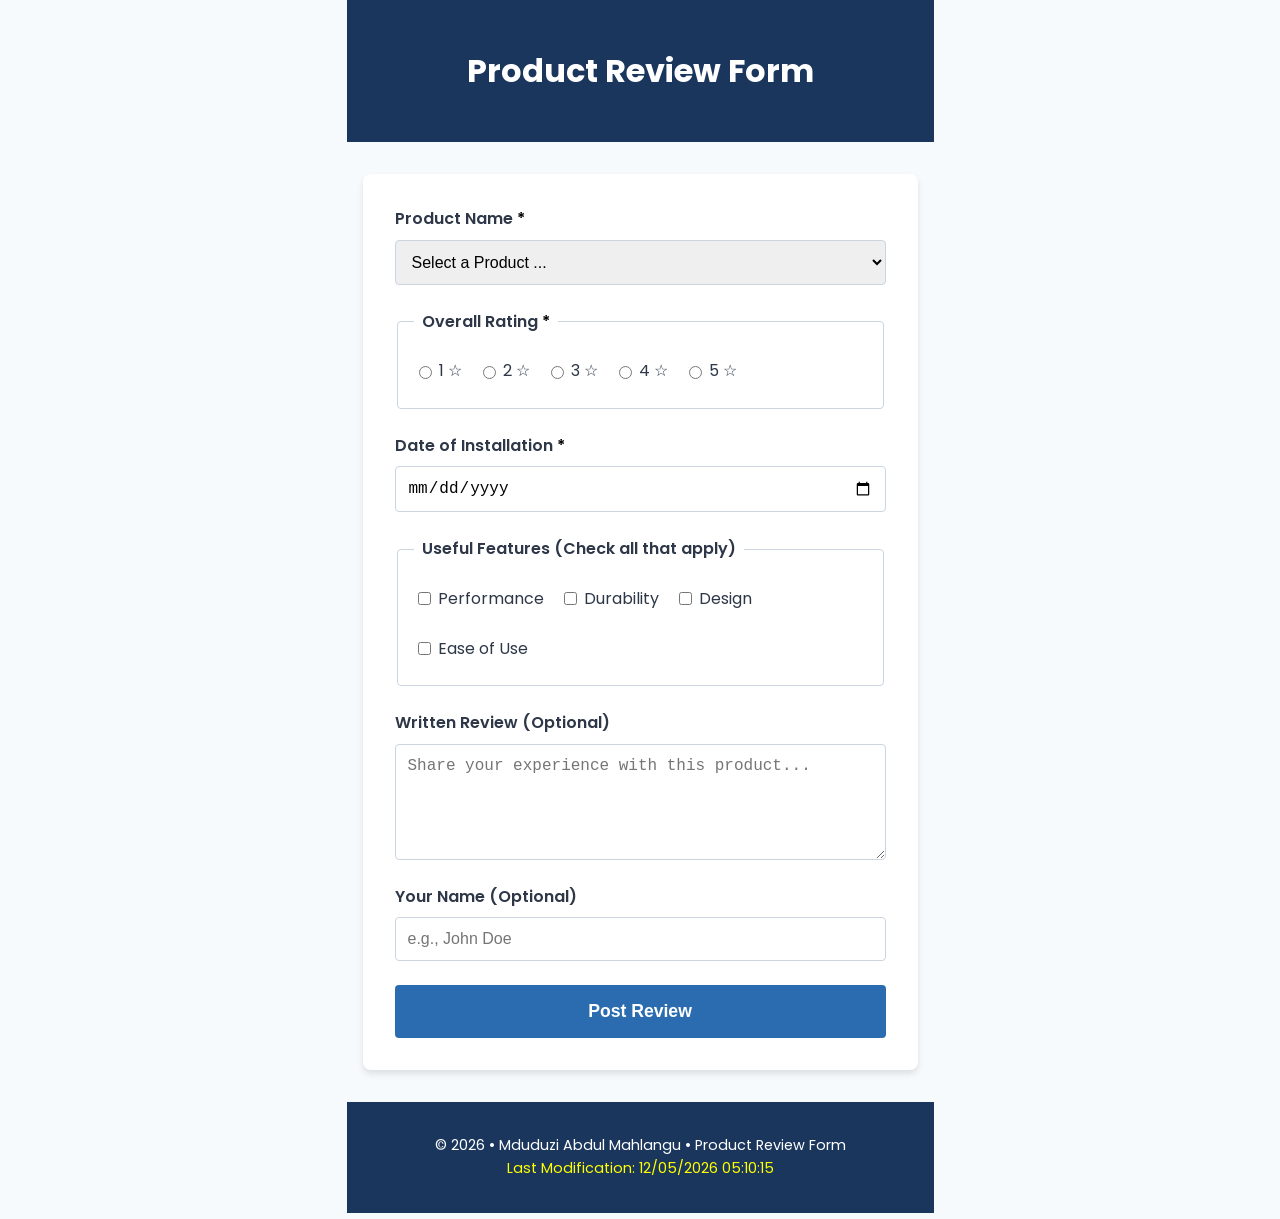
<file: form.html>
<!doctype html>
<html lang="en">
  <head>
    <meta charset="UTF-8" />
    <meta name="viewport" content="width=device-width, initial-scale=1.0" />
    <meta
      name="description"
      content="WDD 131 Dynamic Web Fundamentals Product Review Form for Mduduzi Abdul Mahlangu, showcasing web development skills and resources."
    />
    <meta name="author" content="Mduduzi Abdul Mahlangu" />
    <link rel="preconnect" href="https://fonts.googleapis.com" />
    <link rel="preconnect" href="https://fonts.gstatic.com" crossorigin />

    <link
      href="https://fonts.googleapis.com/css2?family=Poppins:wght@300;400;600&display=swap"
      rel="stylesheet"
    />
    <link rel="stylesheet" href="styles/base.css" />
    <link rel="icon" href="favicon.ico" />
    <title>
      WDD 131: Dynamic Web Fundamentals | Mduduzi Abdul Mahlangu | Product
      Review Form
    </title>
    <script src="scripts/getdates.js" defer></script>
    <link rel="stylesheet" href="styles/form.css" />
    <script src="scripts/form.js" defer></script>
  </head>
  <body>
    <header>
      <h1>Product Review Form</h1>
    </header>

    <main>
      <form method="get" action="review.html" class="review-form">
        <div class="form-group">
          <label for="product-name"
            >Product Name <span class="required">*</span></label
          >
          <select id="product-name" name="productName" required>
            <option value="" disabled selected>Select a Product ...</option>
          </select>
        </div>

        <fieldset class="form-group rating-fieldset">
          <legend>Overall Rating <span class="required">*</span></legend>
          <div class="rating-options">
            <label
              ><input
                type="radio"
                id="rate-1"
                name="rating"
                value="1"
                required
              />
              1 ☆</label
            >
            <label
              ><input
                type="radio"
                id="rate-2"
                name="rating"
                value="2"
                required
              />
              2 ☆</label
            >
            <label
              ><input
                type="radio"
                id="rate-3"
                name="rating"
                value="3"
                required
              />
              3 ☆</label
            >
            <label
              ><input
                type="radio"
                id="rate-4"
                name="rating"
                value="4"
                required
              />
              4 ☆</label
            >
            <label
              ><input
                type="radio"
                id="rate-5"
                name="rating"
                value="5"
                required
              />
              5 ☆</label
            >
          </div>
        </fieldset>

        <div class="form-group">
          <label for="install-date"
            >Date of Installation <span class="required">*</span></label
          >
          <input type="date" id="install-date" name="installDate" required />
        </div>

        <fieldset class="form-group features-fieldset">
          <legend>Useful Features (Check all that apply)</legend>
          <div class="checkbox-options">
            <label
              ><input
                type="checkbox"
                id="feature-performance"
                name="features"
                value="performance"
              />
              Performance</label
            >
            <label
              ><input
                type="checkbox"
                id="feature-durability"
                name="features"
                value="durability"
              />
              Durability</label
            >
            <label
              ><input
                type="checkbox"
                id="feature-design"
                name="features"
                value="design"
              />
              Design</label
            >
            <label
              ><input
                type="checkbox"
                id="feature-ease"
                name="features"
                value="easeOfUse"
              />
              Ease of Use</label
            >
          </div>
        </fieldset>

        <div class="form-group">
          <label for="written-review">Written Review (Optional)</label>
          <textarea
            id="written-review"
            name="writtenReview"
            rows="5"
            placeholder="Share your experience with this product..."
          ></textarea>
        </div>

        <div class="form-group">
          <label for="user-name">Your Name (Optional)</label>
          <input
            type="text"
            id="user-name"
            name="userName"
            placeholder="e.g., John Doe"
          />
        </div>

        <input type="submit" value="Post Review" class="submit-btn" />
      </form>
    </main>

    <footer>
      <p>
        © <span id="year"></span> &bull; Mduduzi Abdul Mahlangu &bull; Product
        Review Form
      </p>
      <p>
        <span id="lastModified"></span>
      </p>
    </footer>
  </body>
</html>
</file>
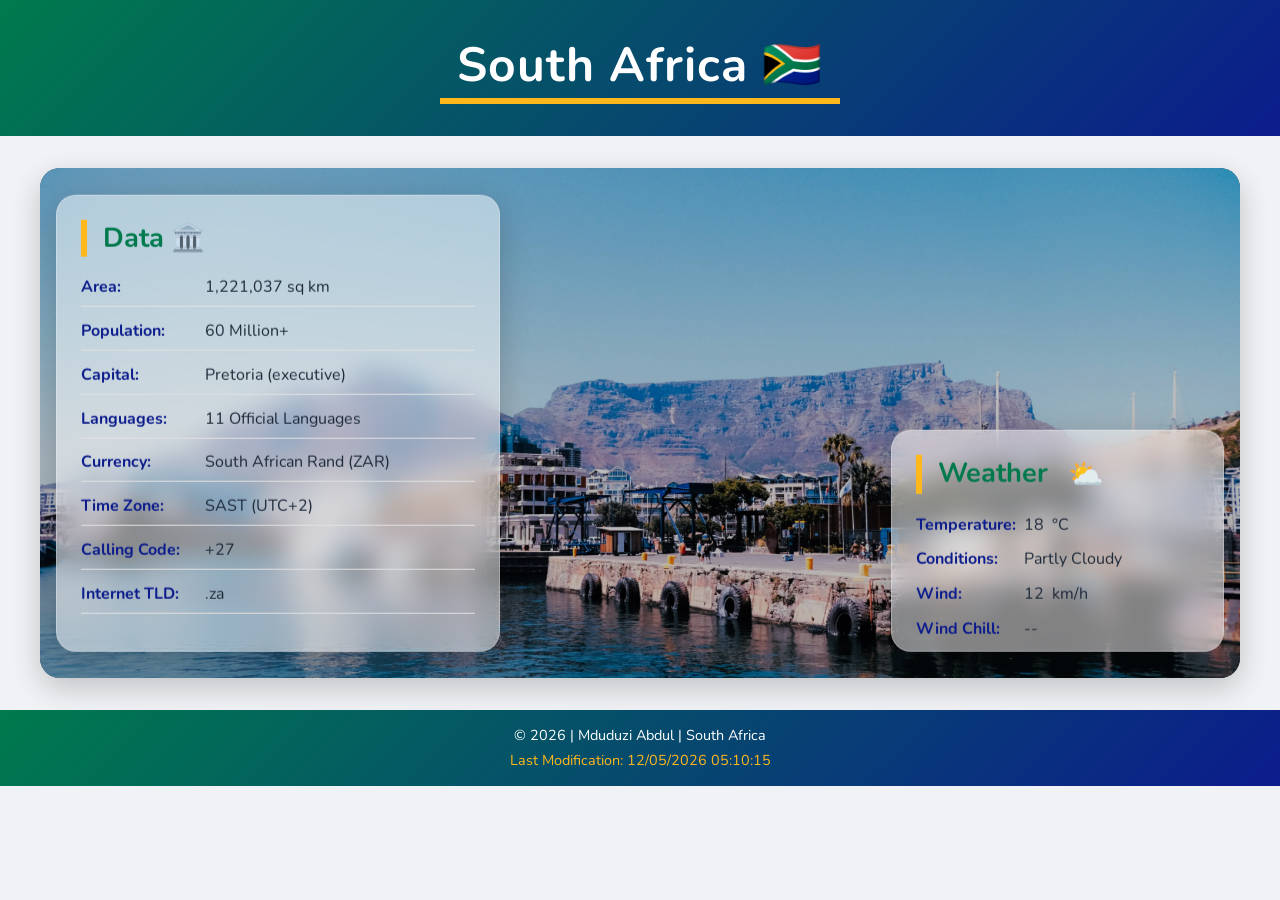
<file: place.html>
<!doctype html>
<html lang="en">
  <head>
    <meta charset="UTF-8" />
    <meta name="viewport" content="width=device-width, initial-scale=1.0" />
    <meta
      name="description"
      content="South Africa – the Rainbow Nation: key facts, weather, and wind chill information."
    />
    <meta name="author" content="Mduduzi Abdul Mahlangu" />
    <link rel="preconnect" href="https://fonts.googleapis.com" />
    <link rel="preconnect" href="https://fonts.gstatic.com" crossorigin />
    <link
      href="https://fonts.googleapis.com/css2?family=Nunito:ital,wght@0,200..1000;1,200..1000&display=swap"
      rel="stylesheet"
    />
    <link rel="icon" href="favicon.ico" />
    <title>
      WDD 131: Dynamic Web Fundamentals | Mduduzi Abdul Mahlangu | Place: South
      Africa
    </title>

    <link rel="stylesheet" href="styles/place.css" />
    <link rel="stylesheet" href="styles/place-large.css" />
    <script src="scripts/getdates.js" defer></script>
    <script src="scripts/windchill.js" defer></script>
  </head>

  <body>
    <header>
      <h1>South Africa</h1>
    </header>

    <main>
      <section class="hero">
        <picture>
          <source
            srcset="images/mountain-large.webp"
            media="(min-width: 768px)"
          />

          <source
            srcset="images/mountain-small.webp"
            media="(max-width: 767px)"
          />

          <img
            src="images/mountain-small.webp"
            alt="Table Mountain and Cape Town coastline, South Africa"
            loading="lazy"
          />
        </picture>

        <section class="cards-container">
          <div class="card data-card">
            <h2>Data</h2>

            <ul>
              <li><strong>Area:</strong> 1,221,037 sq km</li>
              <li><strong>Population:</strong> 60 Million+</li>
              <li><strong>Capital:</strong> Pretoria (executive)</li>
              <li><strong>Languages:</strong> 11 Official Languages</li>
              <li><strong>Currency:</strong> South African Rand (ZAR)</li>
              <li><strong>Time Zone:</strong> SAST (UTC+2)</li>
              <li><strong>Calling Code:</strong> +27</li>
              <li><strong>Internet TLD:</strong> .za</li>
            </ul>
          </div>

          <div class="card weather-card">
            <h2>Weather</h2>
            <div class="weather-icon-svg">
              <svg
                xmlns="http://www.w3.org/2000/svg"
                viewBox="0 0 24 24"
                width="48"
                height="48"
                fill="#f39c12"
              >
                <path
                  d="M12 2C6.48 2 2 6.48 2 12s4.48 10 10 10 10-4.48 10-10S17.52 2 12 2zm0 18c-4.41 0-8-3.59-8-8s3.59-8 8-8 8 3.59 8 8-3.59 8-8 8zm0-14c-3.31 0-6 2.69-6 6s2.69 6 6 6 6-2.69 6-6-2.69-6-6-6z"
                />
              </svg>
            </div>
            <p><strong>Temperature:</strong> <span id="temp">18</span> °C</p>
            <p><strong>Conditions:</strong> Partly Cloudy</p>
            <p><strong>Wind:</strong> <span id="speed">12</span> km/h</p>
            <p>
              <strong>Wind Chill:</strong>
              <span id="windchill">--</span>
            </p>
          </div>
        </section>
      </section>
    </main>

    <footer>
      <p>&copy; <span id="year"></span> | Mduduzi Abdul | South Africa</p>
      <p id="lastModified"></p>
    </footer>
  </body>
</html>
</file>
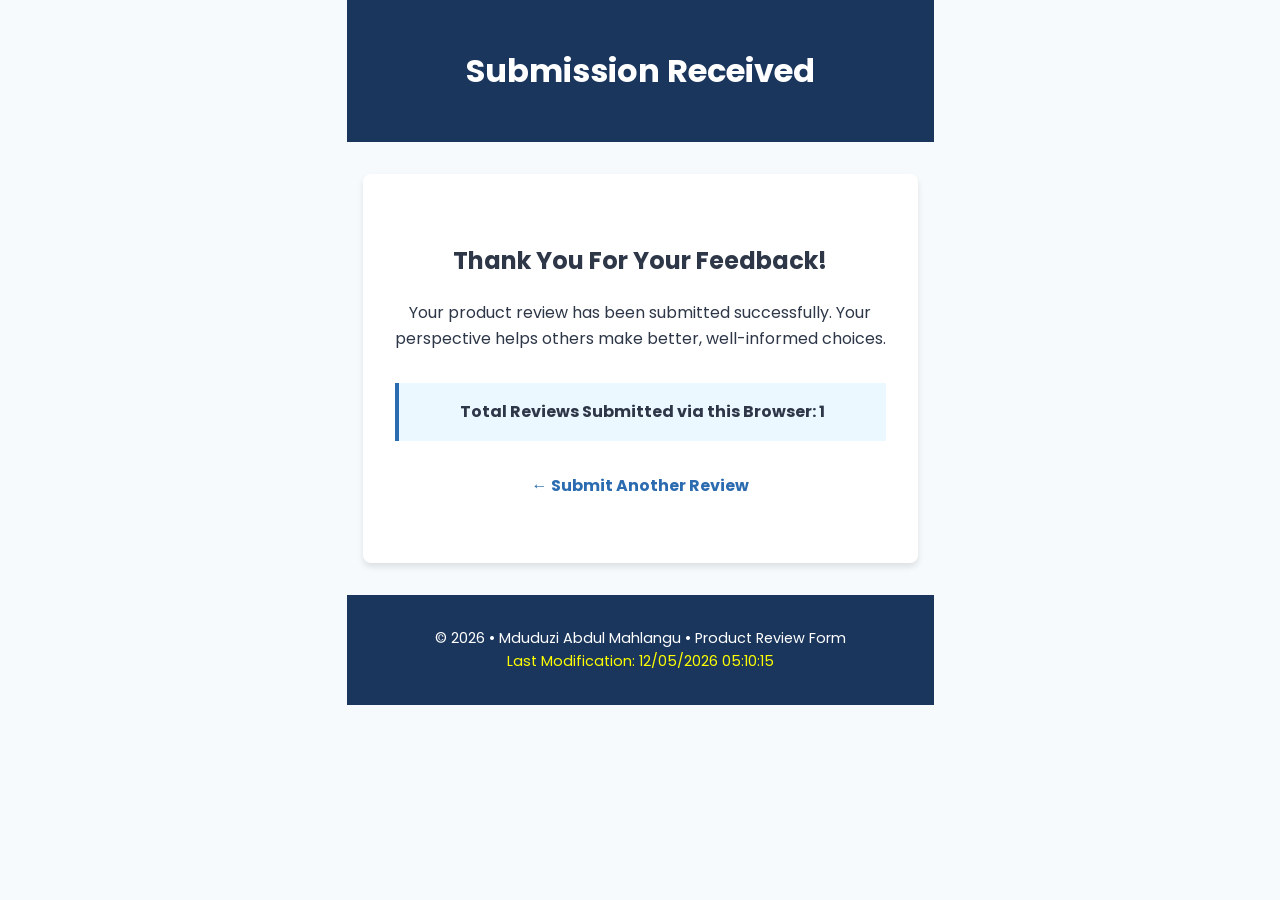
<file: review.html>
<!doctype html>
<html lang="en">
  <head>
    <meta charset="UTF-8" />
    <meta name="viewport" content="width=device-width, initial-scale=1.0" />
    <meta
      name="description"
      content="WDD 131 Dynamic Web Fundamentals review submitted for Mduduzi Abdul Mahlangu, showcasing web development skills and resources."
    />
    <meta name="author" content="Mduduzi Abdul Mahlangu" />
    <link rel="preconnect" href="https://fonts.googleapis.com" />
    <link rel="preconnect" href="https://fonts.gstatic.com" crossorigin />

    <link
      href="https://fonts.googleapis.com/css2?family=Poppins:wght@300;400;600&display=swap"
      rel="stylesheet"
    />
    <link rel="stylesheet" href="styles/base.css" />
    <link rel="icon" href="favicon.ico" />
    <title>
      WDD 131: Dynamic Web Fundamentals | Mduduzi Abdul Mahlangu | Review
      Submitted
    </title>
    <script src="scripts/getdates.js" defer></script>
    <link rel="stylesheet" href="styles/form.css" />
    <script src="scripts/form.js" defer></script>
  </head>
  <body>
    <header>
      <h1>Submission Received</h1>
    </header>

    <main>
      <div class="confirmation-card">
        <h2>Thank You For Your Feedback!</h2>
        <p>
          Your product review has been submitted successfully. Your perspective
          helps others make better, well-informed choices.
        </p>

        <div class="counter-box">
          Total Reviews Submitted via this Browser:
          <span id="counter-display">0</span>
        </div>

        <p style="margin-top: 2rem">
          <a
            href="form.html"
            style="
              color: var(--accent-color);
              text-decoration: none;
              font-weight: bold;
            "
            >← Submit Another Review</a
          >
        </p>
      </div>
    </main>

    <footer>
      <p>
        © <span id="year"></span> &bull; Mduduzi Abdul Mahlangu &bull; Product
        Review Form
      </p>
      <p>
        <span id="lastModified"></span>
      </p>
    </footer>
  </body>
</html>
</file>
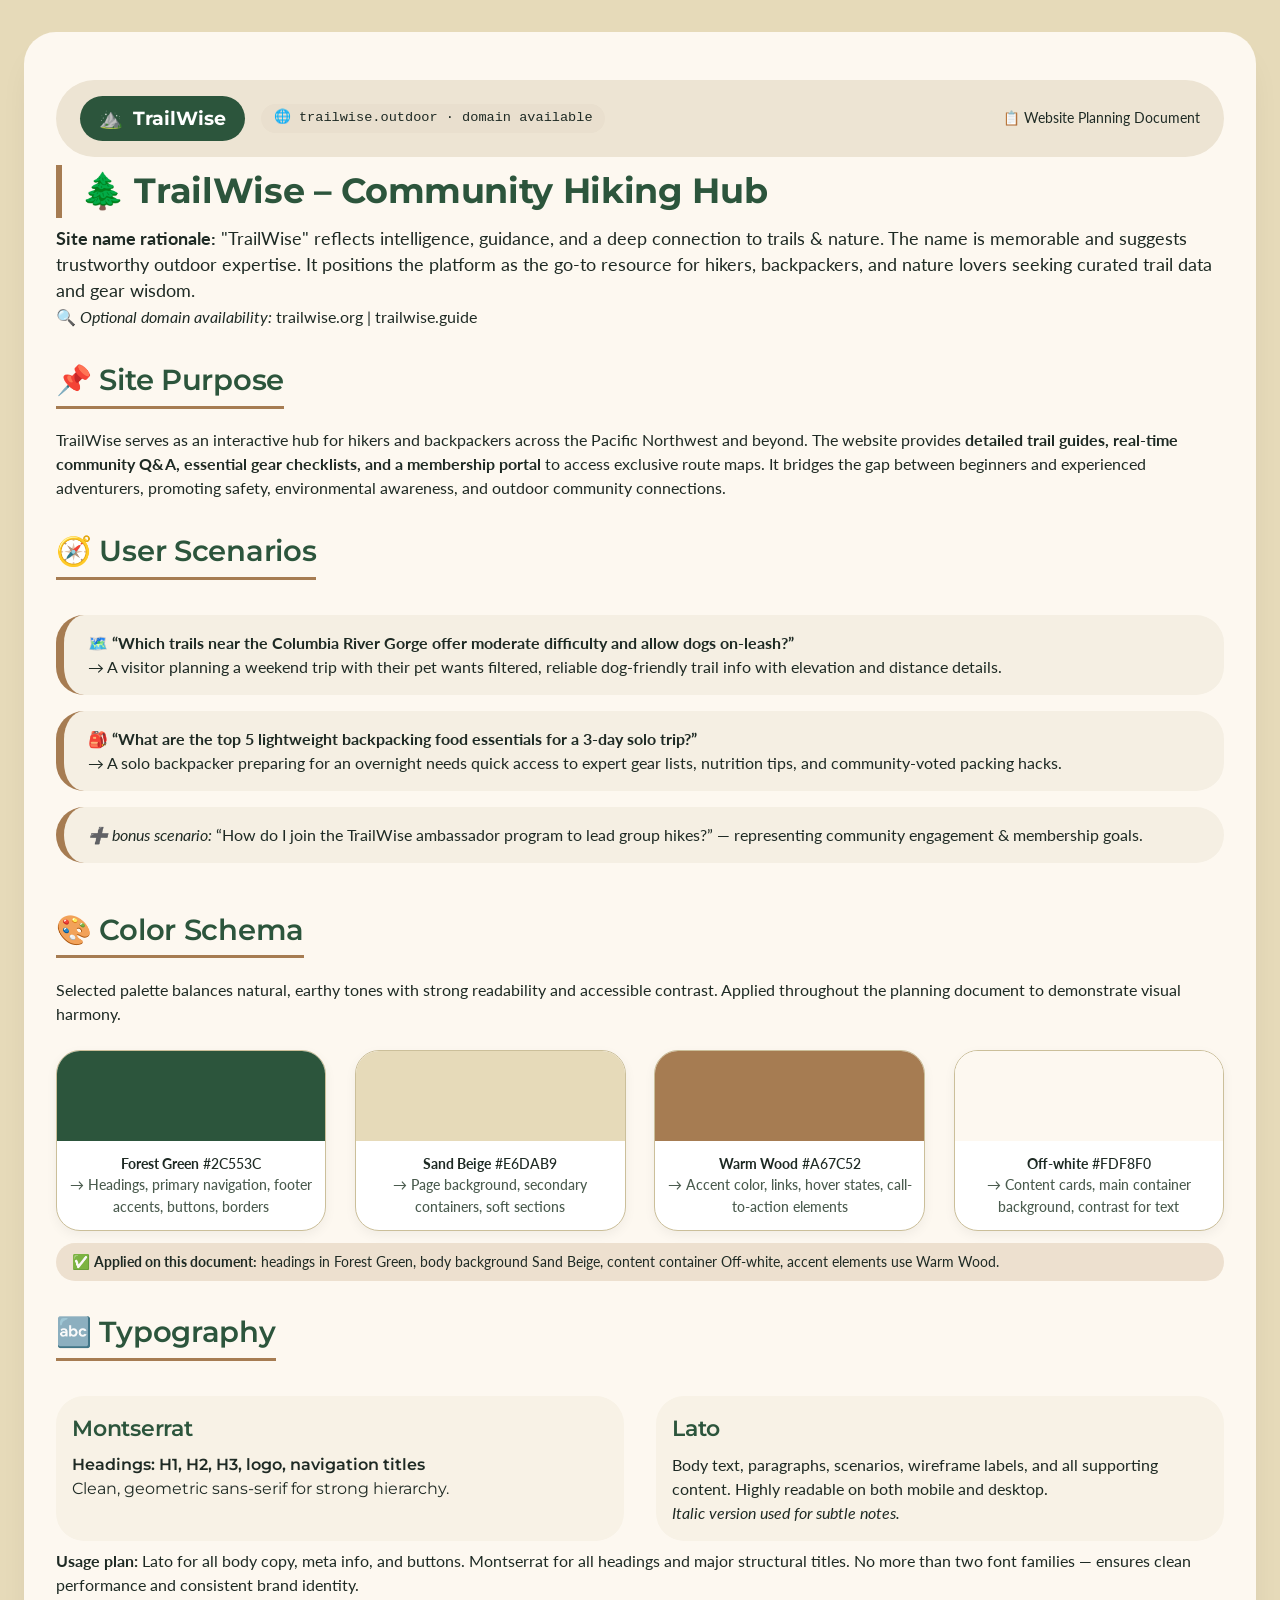
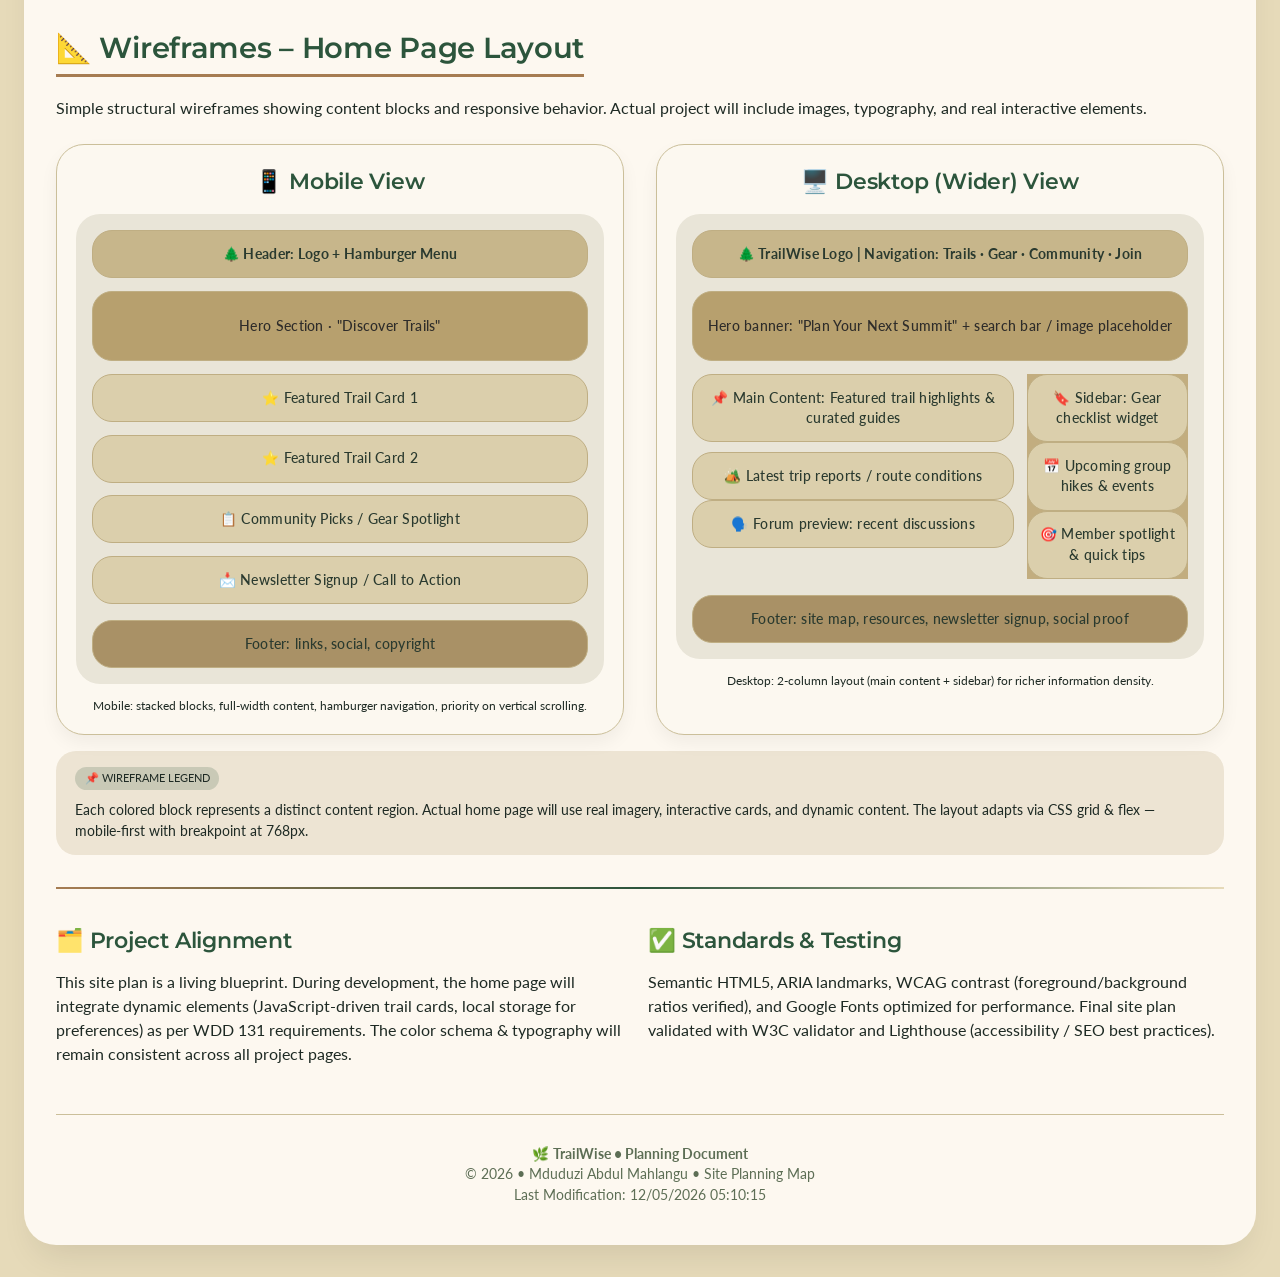
<file: siteplan.html>
<!doctype html>
<html lang="en">
  <head>
    <meta charset="UTF-8" />
    <meta name="viewport" content="width=device-width, initial-scale=1.0" />
    <meta name="author" content="Mduduzi Abdul Mahlangu" />
    <meta
      name="description"
      content="TrailWise site plan for a hiking and backpacking guide. Covers purpose, scenarios, colors, typography, and wireframes."
    />
    <link rel="stylesheet" href="styles/siteplan.css" />
    <title>TrailWise · Site Plan | WDD 131 Project</title>

    <!-- Google Fonts: Typography plan (Montserrat for headings, Lato for body) -->
    <link rel="preconnect" href="https://fonts.googleapis.com" />
    <link rel="preconnect" href="https://fonts.gstatic.com" crossorigin />
    <link
      href="https://fonts.googleapis.com/css2?family=Lato:ital,wght@0,100;0,300;0,400;0,700;0,900;1,100;1,300;1,400;1,700;1,900&family=Montserrat:ital,wght@0,100..900;1,100..900&display=swap"
      rel="stylesheet"
    />
    <script src="scripts/getdates.js" defer></script>
  </head>
  <body>
    <div class="plan-container">
      <!-- Header with logo / site identity -->
      <div class="site-badge">
        <div class="logo-mock"><span>⛰️</span> TrailWise</div>
        <div class="domain-tag">🌐 trailwise.outdoor · domain available</div>
        <div class="plan-doc-label">📋 Website Planning Document</div>
      </div>

      <!-- Site Name Section -->
      <section>
        <h1>🌲 TrailWise – Community Hiking Hub</h1>
        <p class="site-name-desc">
          <strong>Site name rationale:</strong> "TrailWise" reflects
          intelligence, guidance, and a deep connection to trails & nature. The
          name is memorable and suggests trustworthy outdoor expertise. It
          positions the platform as the go-to resource for hikers, backpackers,
          and nature lovers seeking curated trail data and gear wisdom.
        </p>
        <p>
          🔍 <em>Optional domain availability:</em> trailwise.org |
          trailwise.guide
        </p>
      </section>

      <!-- Site Purpose -->
      <section>
        <h2>📌 Site Purpose</h2>
        <p>
          TrailWise serves as an interactive hub for hikers and backpackers
          across the Pacific Northwest and beyond. The website provides
          <strong
            >detailed trail guides, real-time community Q&A, essential gear
            checklists, and a membership portal</strong
          >
          to access exclusive route maps. It bridges the gap between beginners
          and experienced adventurers, promoting safety, environmental
          awareness, and outdoor community connections.
        </p>
      </section>

      <!-- Scenarios (at least two) -->
      <section>
        <h2>🧭 User Scenarios</h2>
        <div class="scenario-box">
          <p>
            <strong
              >🗺️ “Which trails near the Columbia River Gorge offer moderate
              difficulty and allow dogs on-leash?”</strong
            ><br />
            → A visitor planning a weekend trip with their pet wants filtered,
            reliable dog-friendly trail info with elevation and distance
            details.
          </p>
        </div>
        <div class="scenario-box">
          <p>
            <strong
              >🎒 “What are the top 5 lightweight backpacking food essentials
              for a 3-day solo trip?”</strong
            ><br />
            → A solo backpacker preparing for an overnight needs quick access to
            expert gear lists, nutrition tips, and community-voted packing
            hacks.
          </p>
        </div>
        <div class="scenario-box">
          <p>
            <em>➕ bonus scenario:</em> “How do I join the TrailWise ambassador
            program to lead group hikes?” — representing community engagement &
            membership goals.
          </p>
        </div>
      </section>

      <!-- Color Schema with usage description -->
      <section>
        <h2>🎨 Color Schema</h2>
        <p>
          Selected palette balances natural, earthy tones with strong
          readability and accessible contrast. Applied throughout the planning
          document to demonstrate visual harmony.
        </p>
        <div class="color-palette">
          <div class="color-card">
            <div class="color-swatch" style="background-color: #2c553c"></div>
            <div class="color-info">
              <strong>Forest Green</strong> #2C553C<br />
              <span class="usage-note"
                >→ Headings, primary navigation, footer accents, buttons,
                borders</span
              >
            </div>
          </div>
          <div class="color-card">
            <div class="color-swatch" style="background-color: #e6dab9"></div>
            <div class="color-info">
              <strong>Sand Beige</strong> #E6DAB9<br />
              <span class="usage-note"
                >→ Page background, secondary containers, soft sections</span
              >
            </div>
          </div>
          <div class="color-card">
            <div class="color-swatch" style="background-color: #a67c52"></div>
            <div class="color-info">
              <strong>Warm Wood</strong> #A67C52<br />
              <span class="usage-note"
                >→ Accent color, links, hover states, call-to-action
                elements</span
              >
            </div>
          </div>
          <div class="color-card">
            <div class="color-swatch" style="background-color: #fdf8f0"></div>
            <div class="color-info">
              <strong>Off-white</strong> #FDF8F0<br />
              <span class="usage-note"
                >→ Content cards, main container background, contrast for
                text</span
              >
            </div>
          </div>
        </div>
        <p class="color-apply-note">
          ✅ <strong>Applied on this document:</strong> headings in Forest
          Green, body background Sand Beige, content container Off-white, accent
          elements use Warm Wood.
        </p>
      </section>

      <!-- Typography -->
      <section>
        <h2>🔤 Typography</h2>
        <div
          class="flex-row"
          style="
            display: flex;
            flex-wrap: wrap;
            gap: 2rem;
            margin: 1rem 0 0.5rem;
          "
        >
          <div class="typography-demo-card">
            <h3 style="margin: 0 0 0.5rem 0">Montserrat</h3>
            <p class="font-demo-montserrat">
              Headings: H1, H2, H3, logo, navigation titles
            </p>
            <p class="font-demo-montserrat" style="font-weight: 400">
              Clean, geometric sans‑serif for strong hierarchy.
            </p>
          </div>
          <div class="typography-demo-card">
            <h3 style="margin: 0 0 0.5rem 0">Lato</h3>
            <p class="font-demo-lato">
              Body text, paragraphs, scenarios, wireframe labels, and all
              supporting content. Highly readable on both mobile and desktop.
            </p>
            <p class="font-demo-lato-italic">
              Italic version used for subtle notes.
            </p>
          </div>
        </div>
        <p>
          <strong>Usage plan:</strong> Lato for all body copy, meta info, and
          buttons. Montserrat for all headings and major structural titles. No
          more than two font families — ensures clean performance and consistent
          brand identity.
        </p>
      </section>

      <!-- Wireframes: Mobile & Desktop (home page layout) -->
      <section>
        <h2>📐 Wireframes – Home Page Layout</h2>
        <p>
          Simple structural wireframes showing content blocks and responsive
          behavior. Actual project will include images, typography, and real
          interactive elements.
        </p>

        <div class="wireframes-wrapper">
          <!-- MOBILE WIREFRAME (stacked single column) -->
          <div class="wireframe-card">
            <div class="wireframe-title">📱 Mobile View</div>
            <div class="wireframe-mobile">
              <div class="wf-item wf-header">
                🌲 Header: Logo + Hamburger Menu
              </div>
              <div class="wf-item wf-hero">
                Hero Section · "Discover Trails"
              </div>
              <div class="wf-main-grid">
                <div class="wf-item">⭐ Featured Trail Card 1</div>
                <div class="wf-item">⭐ Featured Trail Card 2</div>
                <div class="wf-item">📋 Community Picks / Gear Spotlight</div>
              </div>
              <div class="wf-item">📩 Newsletter Signup / Call to Action</div>
              <div class="wf-item wf-footer">
                Footer: links, social, copyright
              </div>
            </div>
            <p
              class="wireframe-caption"
              style="font-size: 0.75rem; margin-top: 0.8rem; text-align: center"
            >
              Mobile: stacked blocks, full-width content, hamburger navigation,
              priority on vertical scrolling.
            </p>
          </div>

          <!-- DESKTOP WIREFRAME (two-column layout) -->
          <div class="wireframe-card">
            <div class="wireframe-title">🖥️ Desktop (Wider) View</div>
            <div class="wireframe-desktop">
              <div class="wf-item wf-header">
                🌲 TrailWise Logo | Navigation: Trails · Gear · Community · Join
              </div>
              <div class="wf-item wf-hero">
                Hero banner: "Plan Your Next Summit" + search bar / image
                placeholder
              </div>
              <div class="desktop-grid">
                <div class="wf-main-area">
                  <div class="wf-item wf-item-mb">
                    📌 Main Content: Featured trail highlights & curated guides
                  </div>
                  <div class="wf-item">
                    🏕️ Latest trip reports / route conditions
                  </div>
                  <div class="wf-item">
                    🗣️ Forum preview: recent discussions
                  </div>
                </div>
                <div class="wf-sidebar">
                  <div class="wf-item">🔖 Sidebar: Gear checklist widget</div>
                  <div class="wf-item">📅 Upcoming group hikes & events</div>
                  <div class="wf-item">🎯 Member spotlight & quick tips</div>
                </div>
              </div>
              <div class="wf-item wf-footer">
                Footer: site map, resources, newsletter signup, social proof
              </div>
            </div>
            <p
              class="wireframe-caption"
              style="font-size: 0.75rem; margin-top: 0.8rem; text-align: center"
            >
              Desktop: 2-column layout (main content + sidebar) for richer
              information density.
            </p>
          </div>
        </div>

        <!-- Additional wireframe note -->
        <div class="wireframe-note">
          <span class="mock-label">📌 wireframe legend</span>
          <p style="margin-top: 0.3rem; font-size: 0.9rem">
            Each colored block represents a distinct content region. Actual home
            page will use real imagery, interactive cards, and dynamic content.
            The layout adapts via CSS grid & flex — mobile-first with breakpoint
            at 768px.
          </p>
        </div>
      </section>

      <!-- Additional info: living document note, audit, development plan -->
      <hr />
      <div class="info-flex-container">
        <div class="info-flex-item">
          <h3>🗂️ Project Alignment</h3>
          <p>
            This site plan is a living blueprint. During development, the home
            page will integrate dynamic elements (JavaScript-driven trail cards,
            local storage for preferences) as per WDD 131 requirements. The
            color schema & typography will remain consistent across all project
            pages.
          </p>
        </div>
        <div class="info-flex-item">
          <h3>✅ Standards & Testing</h3>
          <p>
            Semantic HTML5, ARIA landmarks, WCAG contrast (foreground/background
            ratios verified), and Google Fonts optimized for performance. Final
            site plan validated with W3C validator and Lighthouse (accessibility
            / SEO best practices).
          </p>
        </div>
      </div>

      <footer>
        <p>🌿 <strong>TrailWise &bull; Planning Document</strong></p>
        <p>
          © <span id="year"></span> &bull; Mduduzi Abdul Mahlangu &bull; Site
          Planning Map
        </p>
        <p><span id="lastModified"></span></p>
      </footer>
    </div>
  </body>
</html>
</file>
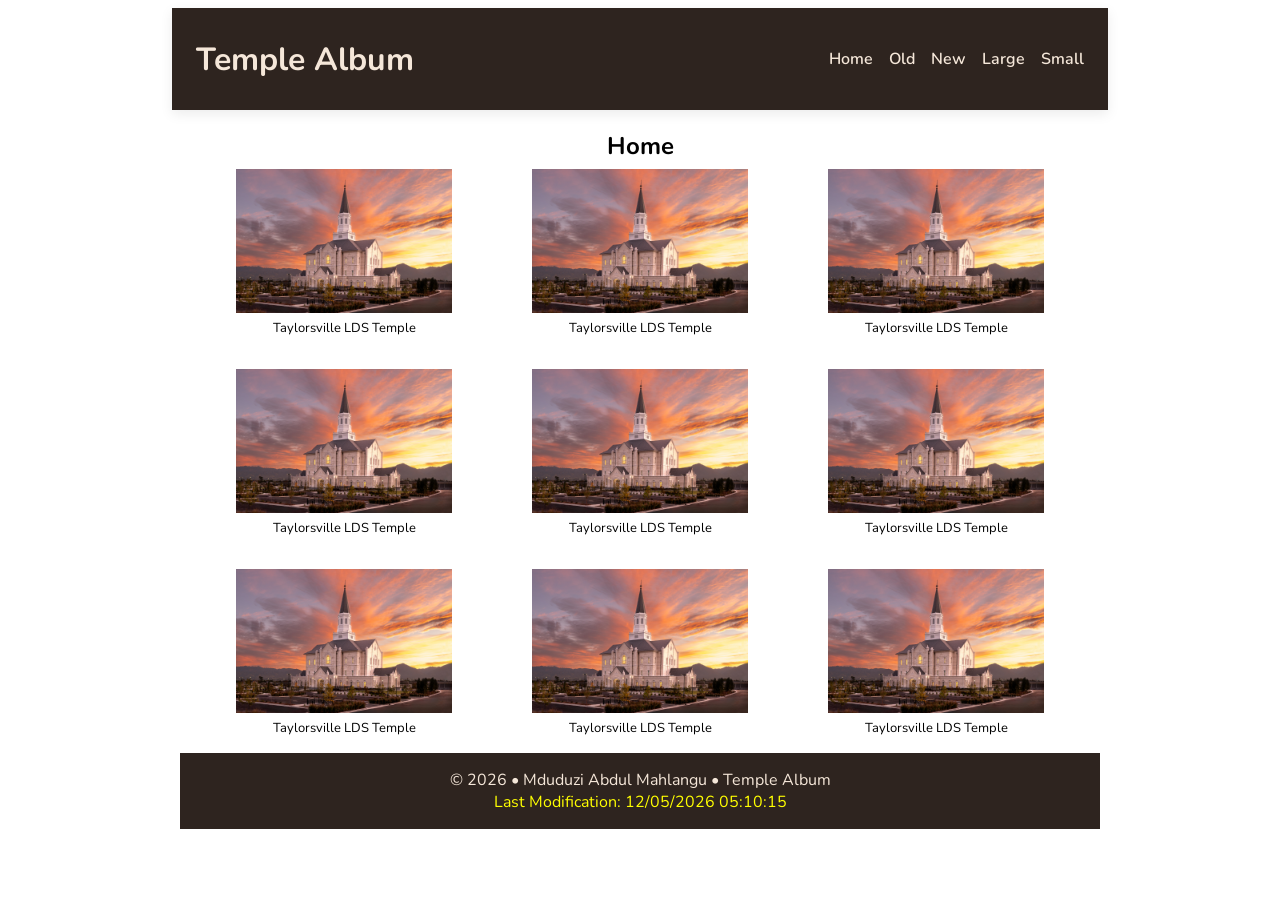
<file: temples.html>
<!doctype html>
<html lang="en">
  <head>
    <meta charset="UTF-8" />
    <meta name="viewport" content="width=device-width, initial-scale=1.0" />
    <meta
      name="description"
      content="WDD 131 Dynamic Web Fundamentals temple album page for Mduduzi Abdul Mahlangu, showcasing web development skills and resources."
    />
    <meta name="author" content="Mduduzi Abdul Mahlangu" />
    <link rel="preconnect" href="https://fonts.googleapis.com" />
    <link rel="preconnect" href="https://fonts.gstatic.com" crossorigin />
    <link
      href="https://fonts.googleapis.com/css2?family=Nunito:ital,wght@0,200..1000;1,200..1000&display=swap"
      rel="stylesheet"
    />
    <link rel="stylesheet" href="styles/temples.css" />
    <link rel="stylesheet" href="styles/temples-large.css" />
    <link rel="icon" href="favicon.ico" />
    <title>
      WDD 131: Dynamic Web Fundamentals | Mduduzi Abdul Mahlangu | Temple Album
    </title>
    <script src="scripts/temples.js" defer></script>
    <script src="scripts/getdates.js" defer></script>
  </head>
  <body>
    <header>
      <span class="site-title">Temple Album</span>
      <button id="menuButton">&#9776;</button>
      <nav id="navMenu">
        <ul>
          <li><a href="">Home</a></li>
          <li><a href="">Old</a></li>
          <li><a href="">New</a></li>
          <li><a href="">Large</a></li>
          <li><a href="">Small</a></li>
        </ul>
      </nav>
    </header>
    <main>
      <section>
        <h1 class="main-title">Home</h1>
        <div class="figure-grid">
          <figure>
            <img
              src="images/taylorsvilletemple.jpg"
              alt="Taylorsville LDS Temple"
            />

            <figcaption>Taylorsville LDS Temple</figcaption>
          </figure>
          <figure>
            <img
              src="images/taylorsvilletemple.jpg"
              alt="Taylorsville LDS Temple"
            />

            <figcaption>Taylorsville LDS Temple</figcaption>
          </figure>
          <figure>
            <img
              src="images/taylorsvilletemple.jpg"
              alt="Taylorsville LDS Temple"
            />

            <figcaption>Taylorsville LDS Temple</figcaption>
          </figure>
          <figure>
            <img
              src="images/taylorsvilletemple.jpg"
              alt="Taylorsville LDS Temple"
            />

            <figcaption>Taylorsville LDS Temple</figcaption>
          </figure>
          <figure>
            <img
              src="images/taylorsvilletemple.jpg"
              alt="Taylorsville LDS Temple"
            />

            <figcaption>Taylorsville LDS Temple</figcaption>
          </figure>
          <figure>
            <img
              src="images/taylorsvilletemple.jpg"
              alt="Taylorsville LDS Temple"
            />

            <figcaption>Taylorsville LDS Temple</figcaption>
          </figure>
          <figure>
            <img
              src="images/taylorsvilletemple.jpg"
              alt="Taylorsville LDS Temple"
            />

            <figcaption>Taylorsville LDS Temple</figcaption>
          </figure>
          <figure>
            <img
              src="images/taylorsvilletemple.jpg"
              alt="Taylorsville LDS Temple"
            />

            <figcaption>Taylorsville LDS Temple</figcaption>
          </figure>
          <figure>
            <img
              src="images/taylorsvilletemple.jpg"
              alt="Taylorsville LDS Temple"
            />

            <figcaption>Taylorsville LDS Temple</figcaption>
          </figure>
        </div>
      </section>
    </main>

    <footer>
      <p>
        © <span id="year"></span> &bull; Mduduzi Abdul Mahlangu &bull; Temple
        Album
      </p>
      <p>
        <span id="lastModified"></span>
      </p>
    </footer>
  </body>
</html>
</file>
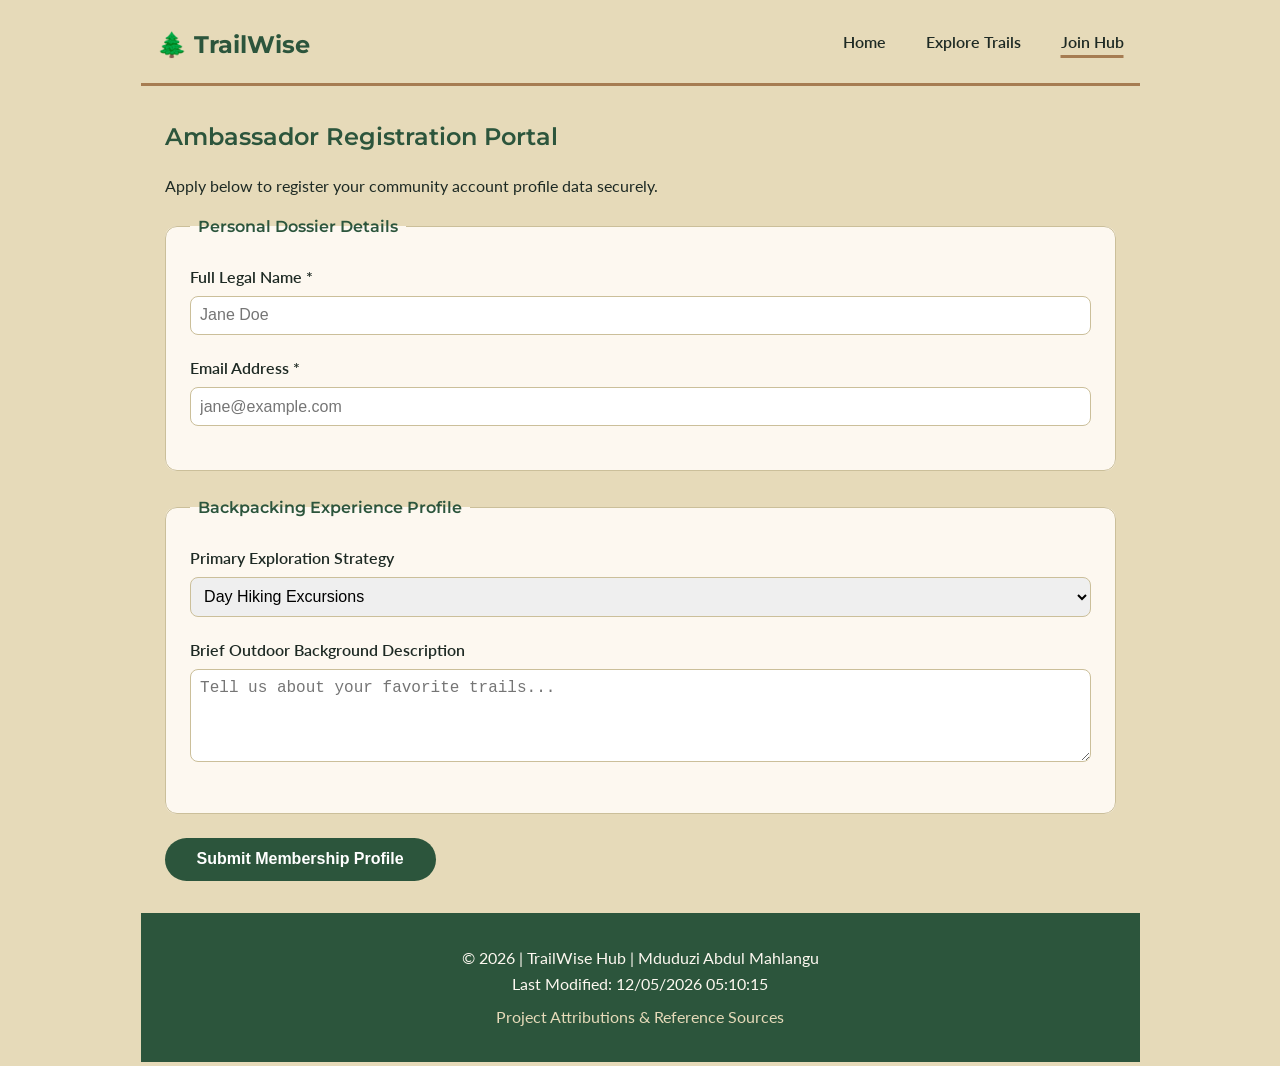
<file: project/join.html>
<!doctype html>
<html lang="en">
  <head>
    <meta charset="UTF-8" />
    <meta name="viewport" content="width=device-width, initial-scale=1.0" />
    <meta name="author" content="Mduduzi Abdul Mahlangu" />
    <title>TrailWise · Join the Community Network</title>
    <meta
      name="description"
      content="Register into the TrailWise network registration base to secure exclusive map paths."
    />
    <link rel="preconnect" href="https://fonts.googleapis.com" />
    <link rel="preconnect" href="https://fonts.gstatic.com" crossorigin />
    <link
      href="https://fonts.googleapis.com/css2?family=Lato:wght@400;700&family=Montserrat:wght@600;700&display=swap"
      rel="stylesheet"
    />
    <link rel="stylesheet" href="styles/project-base.css" />
    <link rel="stylesheet" href="styles/project-large.css" />
    <script src="scripts/project.js" defer></script>
    <link rel="icon" href="favicon.ico" />
  </head>
  <body>
    <header>
      <div class="nav-container">
        <h1>
          <a
            href="https://abdulmahl.github.io/wdd131/project/index.html"
            class="logo-mock"
          >
            🌲 TrailWise
          </a>
        </h1>
        <button class="hamburger" aria-label="Toggle navigation menu">
          ☰
        </button>
      </div>

      <nav>
        <ul>
          <li><a href="index.html">Home</a></li>
          <li><a href="trails.html">Explore Trails</a></li>
          <li><a href="join.html" class="active">Join Hub</a></li>
        </ul>
      </nav>
    </header>

    <main>
      <h2>Ambassador Registration Portal</h2>
      <p class="apply-text">
        Apply below to register your community account profile data securely.
      </p>

      <!-- CHANGED: action points to thankyou.html, method="GET" preserves data in URL -->
      <form method="GET" action="thankyou.html">
        <fieldset>
          <legend>Personal Dossier Details</legend>

          <div class="form-group">
            <label for="full-name">Full Legal Name *</label>
            <input
              type="text"
              id="full-name"
              name="fullname"
              required
              placeholder="Jane Doe"
            />
          </div>

          <div class="form-group">
            <label for="email-addr">Email Address *</label>
            <input
              type="email"
              id="email-addr"
              name="email"
              required
              placeholder="jane@example.com"
            />
          </div>
        </fieldset>

        <fieldset>
          <legend>Backpacking Experience Profile</legend>

          <div class="form-group">
            <label for="hike-style">Primary Exploration Strategy</label>
            <select id="hike-style" name="hikestyle">
              <option value="casual">Day Hiking Excursions</option>
              <option value="backpack">Multi-day Wilderness Backpacking</option>
              <option value="alpine">Technical Alpine Mountaineering</option>
            </select>
          </div>

          <div class="form-group">
            <label for="user-bio">Brief Outdoor Background Description</label>
            <textarea
              id="user-bio"
              name="userbio"
              rows="4"
              placeholder="Tell us about your favorite trails..."
            ></textarea>
          </div>
        </fieldset>

        <button type="submit">Submit Membership Profile</button>
      </form>
    </main>

    <footer>
      <p>
        &copy; <span id="currentyear"></span> | TrailWise Hub | Mduduzi Abdul
        Mahlangu
      </p>
      <p id="lastModified"></p>
      <p>
        <a href="references.html">Project Attributions & Reference Sources</a>
      </p>
    </footer>
  </body>
</html>
</file>
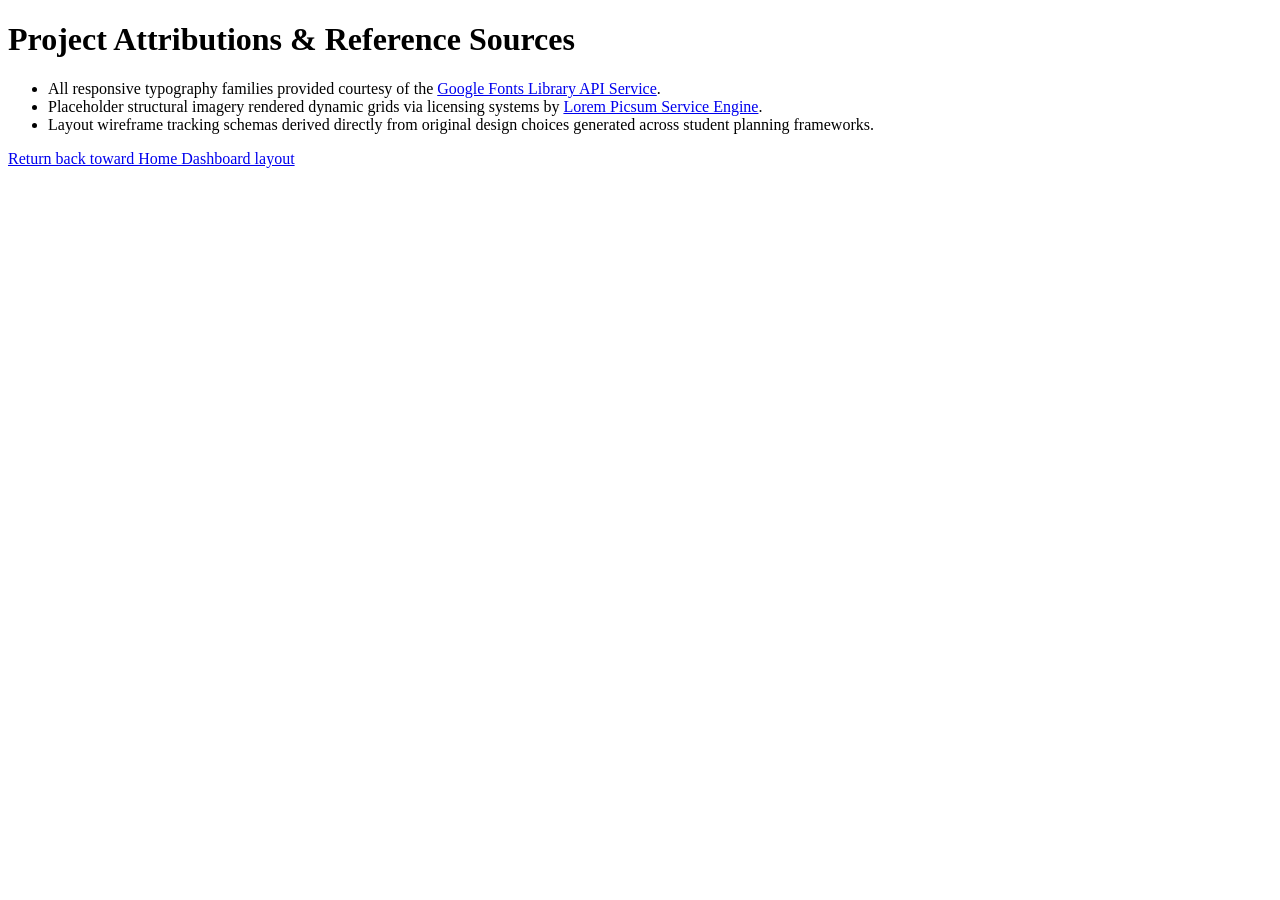
<file: project/references.html>
<!doctype html>
<html lang="en">
  <head>
    <meta charset="UTF-8" />
    <meta name="viewport" content="width=device-width, initial-scale=1.0" />
    <meta name="author" content="Mduduzi Abdul Mahlangu" />
    <meta
      name="description"
      content="These are all the sources used in the Trailwise site."
    />
    <link rel="stylesheet" href="styles/references.css" />
    <link rel="icon" href="favicon.ico" />
    <title>TrailWise · Attribution References</title>
  </head>
  <body>
    <h1>Project Attributions & Reference Sources</h1>
    <ul>
      <li>
        All responsive typography families provided courtesy of the
        <a href="https://fonts.google.com/">Google Fonts Library API Service</a
        >.
      </li>
      <li>
        Placeholder structural imagery rendered dynamic grids via licensing
        systems by
        <a href="https://picsum.photos/">Lorem Picsum Service Engine</a>.
      </li>
      <li>
        Layout wireframe tracking schemas derived directly from original design
        choices generated across student planning frameworks.
      </li>
    </ul>
    <p>
      <a href="https://abdulmahl.github.io/wdd131/project/index.html"
        >Return back toward Home Dashboard layout</a
      >
    </p>
  </body>
</html>
</file>
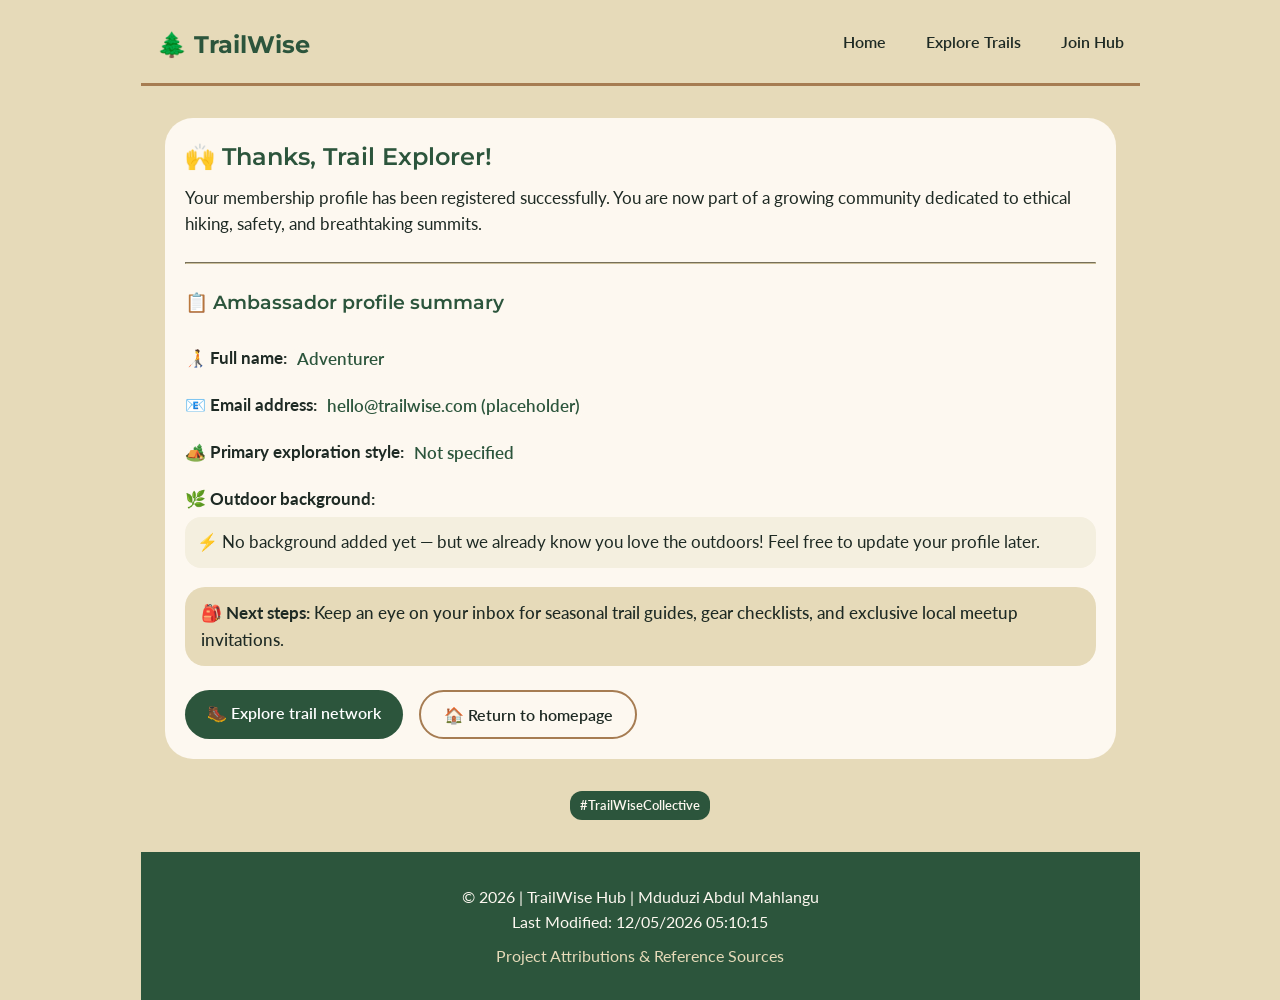
<file: project/thankyou.html>
<!doctype html>
<html lang="en">
  <head>
    <meta charset="UTF-8" />
    <meta name="viewport" content="width=device-width, initial-scale=1.0" />
    <meta name="author" content="Mduduzi Abdul Mahlangu" />
    <title>TrailWise · Thank You for Joining the Community</title>
    <meta
      name="description"
      content="Thank you for registering with TrailWise. Your membership connects you to trail wisdom and outdoor camaraderie."
    />
    <link rel="preconnect" href="https://fonts.googleapis.com" />
    <link rel="preconnect" href="https://fonts.gstatic.com" crossorigin />
    <link
      href="https://fonts.googleapis.com/css2?family=Lato:wght@400;700&family=Montserrat:wght@600;700&display=swap"
      rel="stylesheet"
    />
    <link rel="stylesheet" href="styles/project-base.css" />
    <link rel="stylesheet" href="styles/project-large.css" />
    <script src="scripts/project.js" defer></script>
    <script src="scripts/thankyou.js" defer></script>
    <link rel="icon" href="favicon.ico" />
  </head>
  <body>
    <header>
      <div class="nav-container">
        <h1>
          <a
            href="https://abdulmahl.github.io/wdd131/project/index.html"
            class="logo-mock"
          >
            🌲 TrailWise
          </a>
        </h1>
        <button class="hamburger" aria-label="Toggle navigation menu">
          ☰
        </button>
      </div>

      <nav>
        <ul>
          <li><a href="index.html">Home</a></li>
          <li><a href="trails.html">Explore Trails</a></li>
          <li><a href="join.html">Join Hub</a></li>
        </ul>
      </nav>
    </header>

    <main>
      <div class="thankyou-card summary-card">
        <div class="card-content">
          <h2 id="greetingMessage">Thanks, Explorer!</h2>
          <p>
            Your membership profile has been registered successfully. You are
            now part of a growing community dedicated to ethical hiking, safety,
            and breathtaking summits.
          </p>

          <hr />

          <h3>📋 Ambassador profile summary</h3>
          <div class="profile-summary-grid">
            <p>
              <strong>🧑‍🦯 Full name:</strong>
              <span id="displayFullName" class="highlight-data">—</span>
            </p>
            <p>
              <strong>📧 Email address:</strong>
              <span id="displayEmail" class="highlight-data">—</span>
            </p>
            <p>
              <strong>🏕️ Primary exploration style:</strong>
              <span id="displayHikeStyle" class="highlight-data">—</span>
            </p>
            <p>
              <strong>🌿 Outdoor background:</strong><br />
              <span id="displayBio" class="bio-display">—</span>
            </p>
          </div>

          <div class="next-steps">
            <p>
              🎒 <strong>Next steps:</strong> Keep an eye on your inbox for
              seasonal trail guides, gear checklists, and exclusive local meetup
              invitations.
            </p>
          </div>

          <div class="button-group">
            <a href="trails.html" class="btn-explore"
              >🥾 Explore trail network</a
            >
            <a href="index.html" class="btn-home">🏠 Return to homepage</a>
          </div>
        </div>
      </div>

      <div class="community-badge">
        <span class="trailwise-badge">#TrailWiseCollective</span>
      </div>
    </main>

    <footer>
      <p>
        &copy; <span id="currentyear"></span> | TrailWise Hub | Mduduzi Abdul
        Mahlangu
      </p>
      <p id="lastModified"></p>
      <p>
        <a href="references.html">Project Attributions & Reference Sources</a>
      </p>
    </footer>
  </body>
</html>
</file>
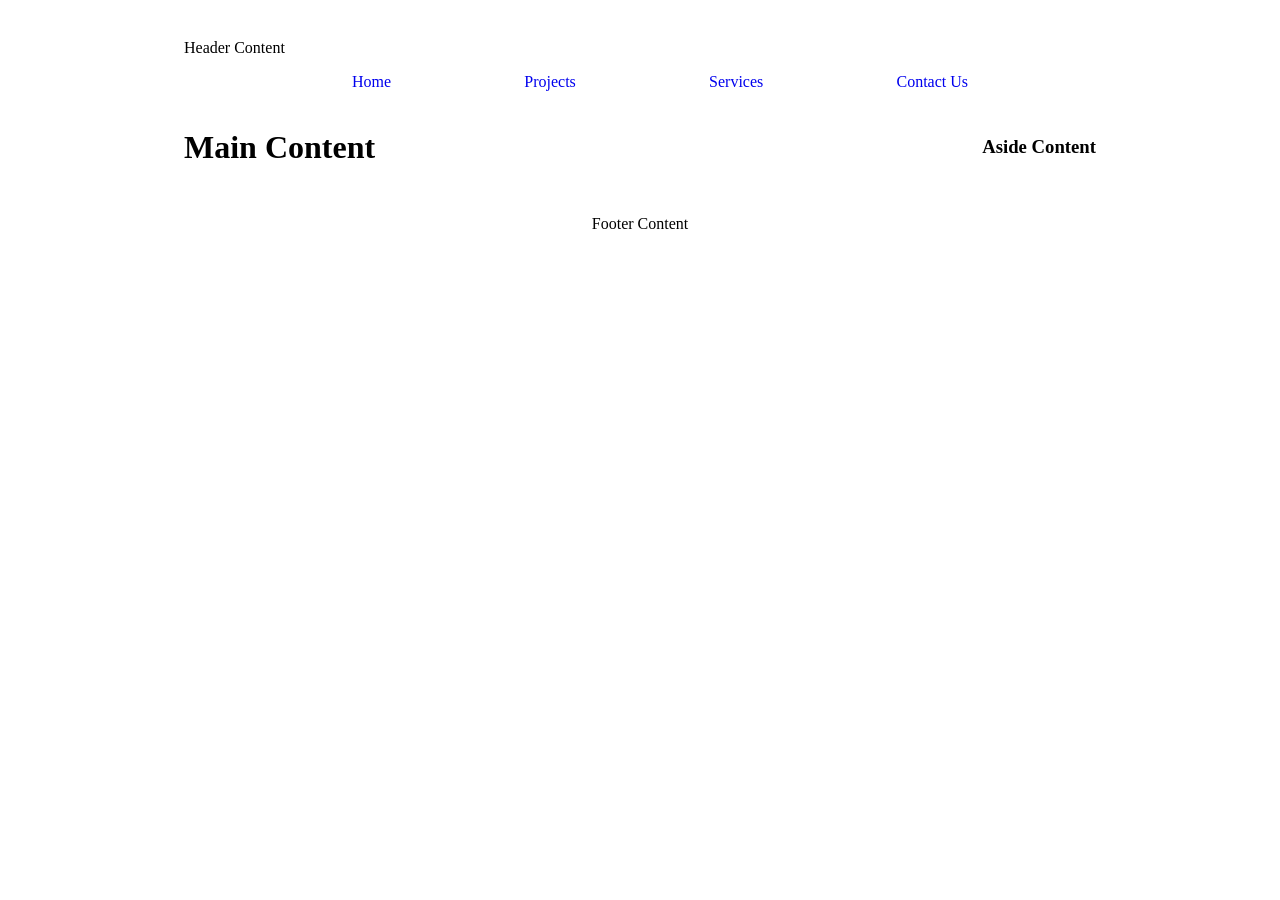
<file: week01/basic-layout.html>
<!doctype html>
<html lang="en">
  <head>
    <meta charset="UTF-8" />
    <meta name="viewport" content="width=device-width, initial-scale=1.0" />
    <link rel="stylesheet" href="styles/layout.css" />
    <title>Basic Layout</title>
  </head>
  <body>
    <div class="container">
      <header>
        <p>Header Content</p>
        <nav>
          <ul>
            <li><a href="#">Home</a></li>
            <li><a href="#">Projects</a></li>
            <li><a href="#">Services</a></li>
            <li><a href="#">Contact Us</a></li>
          </ul>
        </nav>
      </header>
      <main>
        <div class="content-container">
          <div><h1>Main Content</h1></div>
          <div><h3>Aside Content</h3></div>
        </div>
      </main>
      <footer><p>Footer Content</p></footer>
    </div>
  </body>
</html>
</file>
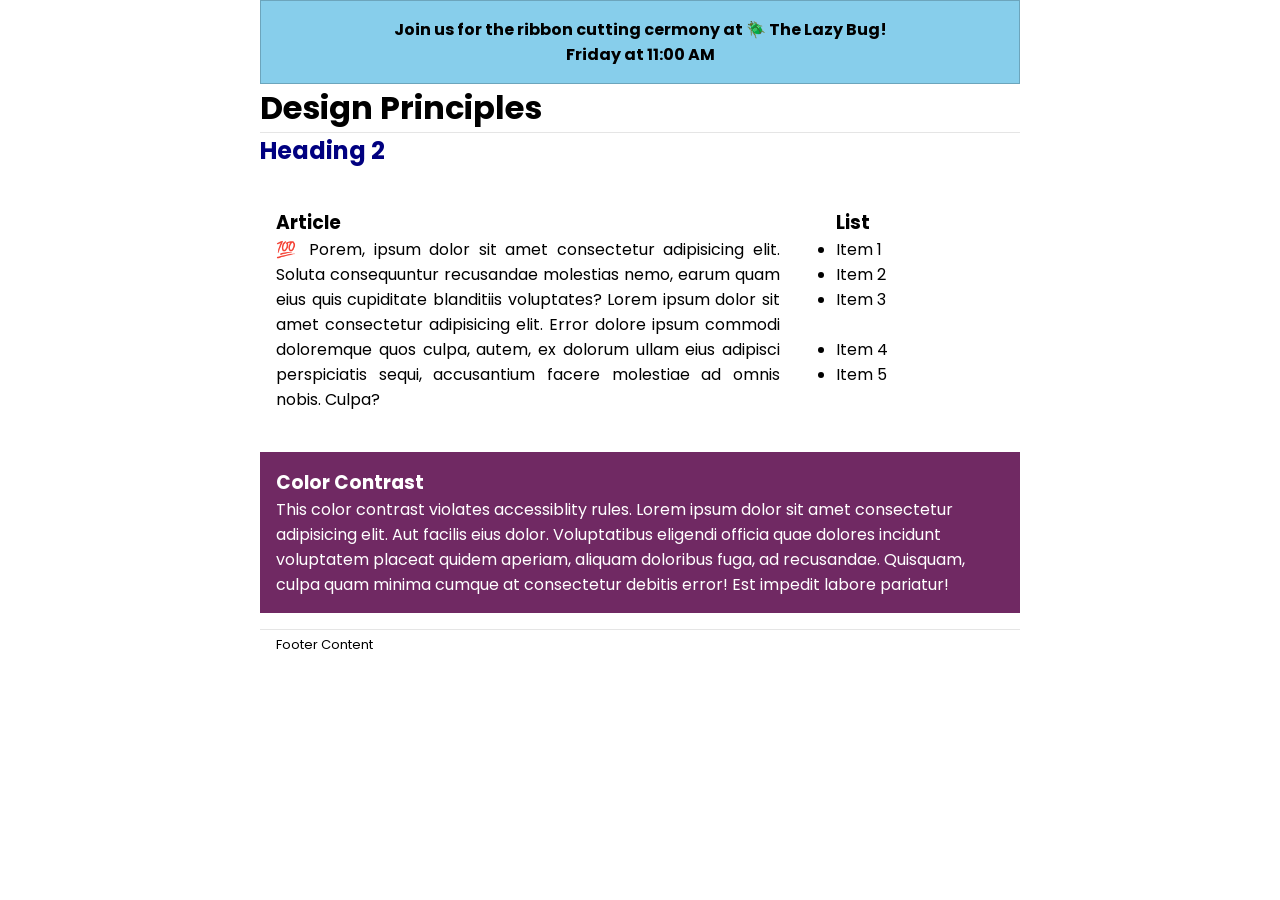
<file: week03/design.html>
<!doctype html>
<html lang="en">
  <head>
    <meta charset="UTF-8" />
    <meta name="viewport" content="width=device-width, initial-scale=1.0" />
    <meta
      name="description"
      content="WDD 131 Dynamic Web Fundamentals design page for Mduduzi Abdul Mahlangu, showcasing web development skills and resources."
    />
    <meta name="author" content="Mduduzi Abdul Mahlangu" />
    <link rel="preconnect" href="https://fonts.googleapis.com" />
    <link rel="preconnect" href="https://fonts.gstatic.com" crossorigin />

    <link
      href="https://fonts.googleapis.com/css2?family=Poppins:wght@300;400;600&display=swap"
      rel="stylesheet"
    />
    <link rel="stylesheet" href="styles/design.css" />
    <link rel="icon" href="favicon.ico" />
    <title>
      WDD 131: Dynamic Web Fundamentals | Design | Mduduzi Abdul Mahlangu
    </title>
    <script src="scripts/design.js" defer></script>
  </head>
  <body>
    <header>
      <div class="banner">
        Join us for the ribbon cutting cermony at 🪲 The Lazy Bug!<br />Friday
        at 11:00 AM
      </div>

      <h1>Design Principles</h1>
    </header>
    <main>
      <h2>Heading 2</h2>
      <section>
        <h3>Article</h3>
        <article>
          <p>
            💯 Porem, ipsum dolor sit amet consectetur adipisicing elit. Soluta
            consequuntur recusandae molestias nemo, earum quam eius quis
            cupiditate blanditiis voluptates? Lorem ipsum dolor sit amet
            consectetur adipisicing elit. Error dolore ipsum commodi doloremque
            quos culpa, autem, ex dolorum ullam eius adipisci perspiciatis
            sequi, accusantium facere molestiae ad omnis nobis. Culpa?
          </p>
        </article>
      </section>
      <section>
        <h3>List</h3>
        <ul>
          <li>Item 1</li>
          <li>Item 2</li>
          <li>Item 3<br /><br /></li>
          <li>Item 4</li>
          <li>Item 5</li>
        </ul>
      </section>
      <div class="callout">
        <h3>Color Contrast</h3>
        <p>
          This color contrast violates accessiblity rules. Lorem ipsum dolor sit
          amet consectetur adipisicing elit. Aut facilis eius dolor.
          Voluptatibus eligendi officia quae dolores incidunt voluptatem placeat
          quidem aperiam, aliquam doloribus fuga, ad recusandae. Quisquam, culpa
          quam minima cumque at consectetur debitis error! Est impedit labore
          pariatur!
        </p>
      </div>
    </main>
    <footer>Footer Content</footer>
  </body>
</html>
</file>
<file: styles/base.css>
body {
  font-family: Poppins, sans-serif;
  margin: 0;
  background: #f4f4f4;
  box-sizing: border-box;
}

/* Header */
header {
  display: flex;
  flex-direction: column;
  font-size: 1.5rem;

  text-align: center;
}

header div {
  background: #2c5d7c;
  padding: 0.444rem;
}

#course-title {
  color: white;
  font-size: larger;
}

/* Navigation */
nav {
  display: flex;
  background: #333;
}

nav a {
  flex: 1;
  text-align: center;
  padding: 1rem;
  color: white;
  text-decoration: none;
}

nav a:hover {
  background: #555;
}

/* Main Title */
h1 {
  text-align: center;
  font-size: 2rem;
  font-weight: bold;
}

main {
  padding: 0 1rem;
}

/* Layout */
.container {
  display: grid;
  grid-template-columns: 2fr 1fr;
  gap: 1rem;
  padding: 1rem;
}

.card {
  background: white;
  border-radius: 10px;
  border: 1px solid #ccc;
  overflow: hidden;
}

.card-header {
  background: #2c5d7c;
  color: white;
  padding: 0.75rem;
  text-align: center;
  font-weight: bold;
}

.card-content {
  padding: 1rem;
}

/* About layout */
.about-top {
  display: flex;
  gap: 1rem;
  font-size: smaller;
}

.about-top img {
  width: 80px;
  height: auto;
  border-radius: 10px;
}

.location {
  margin-top: 1rem;
}

.location h3 {
  text-align: center;
  margin-bottom: 0.5rem;
}

.location-content {
  display: flex;
  gap: 1rem;
  align-items: center;
}

.location-content p {
  font-size: small;
}

.flag {
  width: 80px;
  border: 1px solid #ccc;
}

.flag-caption {
  font-size: 0.6rem;
  font-style: italic;
  text-align: center;
}

ul {
  padding-left: 1.2rem;
}

ul li {
  margin: 0.5rem 0;
}

ul li a {
  text-decoration: none;
}

ul li a:hover {
  text-decoration: underline;
}

/* Footer */
footer {
  background: #2c5d7c;
  color: white;
  text-align: center;
  padding: 1rem;
  margin-top: 0.666rem;
  font-size: small;
}

footer p {
  margin: 0;
}

#lastModified {
  color: yellow;
  margin-top: 0.3rem;
}
</file>
<file: styles/form.css>
:root {
  --primary-color: #1a365d;
  --accent-color: #2b6cb0;
  --bg-color: #f7fafc;
  --card-bg: #ffffff;
  --text-color: #2d3748;
  --border-color: #cbd5e0;
}

body {
  font-family: Poppins, sans-serif;
  background-color: var(--bg-color);
  color: var(--text-color);
  margin: 0;
  padding: 0;
  line-height: 1.6;
}

header {
  background-color: var(--primary-color);
  color: #ffffff;
  text-align: center;
  padding: 1.5rem 1rem;
  max-width: 555px;
  margin: 0 auto;
}

main {
  max-width: 555px;
  margin: 2rem auto;
  padding: 0 1rem;
}

/* Form Container Card Layout */
.review-form {
  background-color: var(--card-bg);
  padding: 2rem;
  border-radius: 8px;
  box-shadow: 0 4px 6px rgba(0, 0, 0, 0.1);
}

.form-group {
  margin-bottom: 1.5rem;
  display: flex;
  flex-direction: column;
}

label {
  font-weight: 600;
  margin-bottom: 0.5rem;
}

.required {
  color: black;
}

/* Inputs, Dropdowns, Textarea */
input[type="text"],
input[type="date"],
select,
textarea {
  width: 100%;
  padding: 0.75rem;
  border: 1px solid var(--border-color);
  border-radius: 4px;
  font-size: 1rem;
  box-sizing: border-box;
}

input:focus,
select:focus,
textarea:focus {
  outline: none;
  border-color: var(--accent-color);
  box-shadow: 0 0 0 3px rgba(66, 153, 225, 0.3);
}

/* Fieldset Resets */
fieldset {
  border: 1px solid var(--border-color);
  border-radius: 4px;
  padding: 1rem;
}

legend {
  font-weight: 600;
  padding: 0 0.5rem;
}

/* Horizontal alignments for checkboxes & radios */
.rating-options,
.checkbox-options {
  display: flex;
  flex-wrap: wrap;
  gap: 1rem;
  margin-top: 0.5rem;
}

.rating-options label,
.checkbox-options label {
  font-weight: normal;
  display: flex;
  align-items: center;
  gap: 0.25rem;
  cursor: pointer;
}

/* Submit Action Styles */
.submit-btn {
  background-color: var(--accent-color);
  color: white;
  border: none;
  padding: 1rem 2rem;
  font-size: 1.1rem;
  font-weight: bold;
  border-radius: 4px;
  cursor: pointer;
  width: 100%;
  transition: background-color 0.2s ease;
}

.submit-btn:hover {
  background-color: var(--primary-color);
}

/* Confirmation Page Styles */
.confirmation-card {
  text-align: center;
  background: var(--card-bg);
  padding: 3rem 2rem;
  border-radius: 8px;
  box-shadow: 0 4px 6px rgba(0, 0, 0, 0.1);
}

.counter-box {
  margin-top: 2rem;
  padding: 1rem;
  background-color: #ebf8ff;
  border-left: 4px solid var(--accent-color);
  font-weight: bold;
}

footer {
  text-align: center;
  padding: 2rem 1rem;
  max-width: 555px;
  margin: 0 auto;
  background-color: var(--primary-color);
  color: white;
  font-size: 0.9rem;
}
</file>
<file: styles/place.css>
:root {
  --primary-green: #007a4d;
  --primary-gold: #ffb81c;
  --primary-black: #000000;
  --primary-white: #ffffff;
  --accent-blue: #0c1c8c;
  --text-dark: #1e2a3a;
  --shadow: 0 10px 30px rgba(0, 0, 0, 0.2);
  --border-radius: 20px;
  --font-main: Nunito, sans-serif;
}

* {
  margin: 0;
  padding: 0;
  box-sizing: border-box;
}

body {
  font-family: var(--font-main);
  background-color: #f0f2f5;
  color: var(--text-dark);
}

main {
  max-width: 1200px;
  margin: 0 auto;
  background: white;
  box-shadow: var(--shadow);
  position: relative;
  overflow: hidden;
}

header {
  background: linear-gradient(135deg, var(--primary-green), var(--accent-blue));
  color: white;
  text-align: center;
  padding: 2rem 1rem;
}

header h1 {
  font-size: 2rem;
  letter-spacing: 1px;
  border-bottom: 6px solid var(--primary-gold);
  width: 21rem;
  margin: 0 auto;
}

header h1::after {
  content: " 🇿🇦";
}

.hero {
  position: relative;
  width: 100%;
  min-height: 450px;
  background: #333;
}

.hero picture,
.hero img {
  display: block;
  width: 100%;
  height: 100%;
  object-fit: cover;
  position: absolute;
  top: 0;
  left: 0;
}

.cards-container {
  display: grid;
  grid-template-columns: 1fr;
  gap: 1.5rem;
  padding: 1rem;
  position: relative;
  z-index: 5;
}

.card {
  background: rgba(255, 255, 255, 0.5);
  backdrop-filter: blur(12px);
  -webkit-backdrop-filter: blur(12px);
  border: 1px solid rgba(255, 255, 255, 0.25);
  box-shadow: 0 8px 32px rgba(0, 0, 0, 0.2);
  padding: 1rem;
  border-radius: var(--border-radius);
}

.card:hover {
  transform: translateY(-5px);
}

.card h2 {
  color: var(--primary-green);
  border-left: 6px solid var(--primary-gold);
  padding-left: 1rem;
  margin-bottom: 1.2rem;
  font-size: 1.7rem;
}

.card ul {
  list-style: none;
  padding: 0;
}

.card li {
  margin: 0.8rem 0;
  font-size: 1rem;
  border-bottom: 1px solid #e0e0e0;
  padding-bottom: 0.5rem;
}

.card li strong {
  color: var(--accent-blue);
  display: inline-block;
  width: 120px;
}

.card p {
  margin: 0.8rem 0;
  font-size: 1rem;
  display: flex;
  align-items: center;
  gap: 0.5rem;
}

.card p strong {
  color: var(--accent-blue);
  width: 100px;
  display: inline-block;
}

.weather-icon-svg {
  display: none;
  text-align: center;
  margin: 1rem 0;
}

.weather-card h2::after {
  content: " ⛅";
  font-size: 1.8rem;
  margin-left: 0.75rem;
  vertical-align: middle;
}

.data-card h2::after {
  content: " 🏛️";
}

footer {
  background: linear-gradient(135deg, var(--primary-green), var(--accent-blue));
  color: white;
  text-align: center;
  padding: 1rem;
  font-size: 0.9rem;
}

footer p {
  margin: 0.3rem 0;
}

#lastModified {
  color: #ffb81c;
}
</file>
<file: styles/place-large.css>
@media (min-width: 768px) {
  .hero {
    min-height: 568px;
  }

  .cards-container {
    position: absolute;
    top: 50%;
    left: 50%;
    transform: translate(-50%, -50%);
    width: 100%;
    grid-template-columns: 1fr 333px;
    pointer-events: none;
  }

  .hero::after {
    content: "";
    position: absolute;
    top: 0;
    left: 0;
    width: 100%;
    height: 100%;
    background: rgba(0, 0, 0, 0.25);
    z-index: 1;
    pointer-events: none;
  }

  .cards-container {
    padding: 1rem;
    align-items: end;
  }

  .card {
    padding: 1.5rem;
  }

  .weather-card {
    height: 222px;
  }

  header,
  footer {
    position: relative;
    z-index: 2;
  }

  header h1 {
    font-size: 3rem;
    width: 25rem;
  }
}

@media (min-width: 1200px) {
  main {
    margin: 2rem auto;
    border-radius: var(--border-radius);
  }

  .weather-card {
    width: 333px;
    height: 222px;
  }

  .data-card {
    width: 444px;
  }

  .hero {
    min-height: 510px;
  }
  footer {
    padding: 0.666rem;
  }
}
</file>
<file: styles/siteplan.css>
/* ---------- CSS RESET & BASE ---------- */
* {
  margin: 0;
  padding: 0;
  box-sizing: border-box;
}

/* Color schema applied to the document */
:root {
  --primary-dark: #2c553c; /* forest green: headings, accents, borders */
  --secondary-sand: #e6dab9; /* warm beige/sand: body background, cards */
  --accent-wood: #a67c52; /* wood brown: links, highlights, buttons */
  --text-dark: #1e2a24; /* near-black with green undertone */
  --light-bg: #fdf8f0; /* off-white for content cards / contrast */
  --wireframe-bg: #e9e5d8;
  --border-subtle: #cbbf9a;
}

body {
  font-family: "Lato", "Segoe UI", sans-serif;
  background-color: var(--secondary-sand);
  color: var(--text-dark);
  line-height: 1.5;
  padding: 2rem 1.5rem;
}

.plan-container {
  max-width: 1280px;
  margin: 0 auto;
  background-color: var(--light-bg);
  border-radius: 32px;
  box-shadow: 0 20px 35px -12px rgba(0, 0, 0, 0.1);
  padding: 2rem 2rem 2.5rem 2rem;
  transition: all 0.2s ease;
}

/* Typography: headings Montserrat */
h1,
h2,
h3,
h4,
.site-name,
.logo-text,
.wireframe-title {
  font-family: "Montserrat", sans-serif;
  font-weight: 600;
  color: var(--primary-dark);
  letter-spacing: -0.01em;
}

h1 {
  font-size: 2.2rem;
  font-weight: 700;
  margin-bottom: 0.25rem;
  border-left: 6px solid var(--accent-wood);
  padding-left: 1.2rem;
}

h2 {
  font-size: 1.8rem;
  border-bottom: 3px solid var(--accent-wood);
  display: inline-block;
  padding-bottom: 0.3rem;
  margin: 1.8rem 0 1.2rem 0;
}

h3 {
  font-size: 1.4rem;
  margin: 1.2rem 0 0.8rem 0;
  color: var(--primary-dark);
}

.section-subhead {
  color: #476b4f;
  margin-bottom: 1rem;
  font-style: italic;
}

/* layout & cards */
.site-badge {
  display: flex;
  align-items: center;
  gap: 1rem;
  flex-wrap: wrap;
  background: #ede4d3;
  padding: 1rem 1.5rem;
  border-radius: 60px;
  margin: 1rem 0 0.5rem 0;
}

.logo-mock {
  background: var(--primary-dark);
  color: white;
  font-weight: bold;
  padding: 0.5rem 1.2rem;
  border-radius: 40px;
  font-family: "Montserrat", sans-serif;
  font-size: 1.2rem;
  display: inline-flex;
  align-items: center;
  gap: 0.6rem;
}

.color-palette {
  display: flex;
  flex-wrap: wrap;
  gap: 1.8rem;
  margin: 1.5rem 0 0.8rem;
}

.color-card {
  flex: 1;
  min-width: 140px;
  background: white;
  border-radius: 24px;
  box-shadow: 0 4px 12px rgba(0, 0, 0, 0.05);
  overflow: hidden;
  text-align: center;
  border: 1px solid var(--border-subtle);
}

.color-swatch {
  height: 90px;
  width: 100%;
}

.color-info {
  padding: 0.75rem;
  font-size: 0.9rem;
  font-weight: 500;
}

.usage-note {
  font-size: 0.85rem;
  color: #4a5b4e;
  margin-top: 0.2rem;
}

.scenario-box {
  background: #f5efe3;
  padding: 1rem 1.5rem;
  border-radius: 28px;
  margin: 1rem 0;
  border-left: 8px solid var(--accent-wood);
}

/* Wireframe sections */
.wireframes-wrapper {
  display: flex;
  flex-wrap: wrap;
  gap: 2rem;
  margin-top: 1.5rem;
  margin-bottom: 1rem;
}

.wireframe-card {
  flex: 1;
  min-width: 280px;
  background: #fcf8f0;
  border-radius: 28px;
  border: 1px solid var(--border-subtle);
  padding: 1.2rem;
  box-shadow: 0 8px 18px rgba(0, 0, 0, 0.05);
}

.wireframe-title {
  text-align: center;
  margin-bottom: 1rem;
  font-size: 1.4rem;
  font-weight: 600;
}

/* wireframe mockup styles (simple blocks) */
.wireframe-mobile,
.wireframe-desktop {
  background-color: var(--wireframe-bg);
  border-radius: 24px;
  padding: 1rem;
  display: flex;
  flex-direction: column;
  gap: 0.8rem;
}

.wf-item {
  background: #dbcfac;
  border-radius: 20px;
  padding: 0.8rem 0.6rem;
  text-align: center;
  font-weight: 500;
  color: #2a3a2f;
  font-size: 0.85rem;
  letter-spacing: 0.3px;
  border: 1px solid #bfae83;
}

.wf-header {
  background: #c7b68b;
  font-weight: bold;
}

.wf-hero {
  background: #b7a06e;
  min-height: 70px;
  display: flex;
  align-items: center;
  justify-content: center;
  color: #2e2c2a;
}

.wf-main-grid {
  display: flex;
  flex-direction: column;
  gap: 0.8rem;
}

.desktop-grid {
  display: grid;
  grid-template-columns: 2fr 1fr;
  gap: 0.8rem;
}

.wf-sidebar {
  background: #c2ad7f;
}

.wf-footer {
  background: #a99166;
  margin-top: 0.2rem;
}

.mock-label {
  font-size: 0.7rem;
  text-transform: uppercase;
  background: #2c553c30;
  display: inline-block;
  padding: 0.2rem 0.6rem;
  border-radius: 50px;
  margin-bottom: 0.25rem;
}

hr {
  margin: 2rem 0 0.5rem;
  border: none;
  height: 2px;
  background: linear-gradient(
    90deg,
    var(--accent-wood),
    var(--primary-dark),
    var(--secondary-sand)
  );
}

footer {
  margin-top: 3rem;
  text-align: center;
  font-size: 0.85rem;
  color: #5d6e55;
  border-top: 1px solid var(--border-subtle);
  padding-top: 1.8rem;
}

a {
  color: var(--accent-wood);
  text-decoration: none;
  font-weight: 500;
  border-bottom: 1px dotted transparent;
}

a:hover {
  color: var(--primary-dark);
  border-bottom-color: var(--primary-dark);
}

/* responsiveness */
@media (max-width: 750px) {
  body {
    padding: 1rem;
  }
  .plan-container {
    padding: 1.5rem;
  }
  h1 {
    font-size: 1.7rem;
  }
  h2 {
    font-size: 1.5rem;
  }
}

button,
.accent-badge {
  background-color: var(--accent-wood);
  color: white;
  border-radius: 40px;
  padding: 0.2rem 1rem;
}

.domain-tag {
  font-family: monospace;
  background: #e9dfce;
  padding: 0.25rem 0.8rem;
  border-radius: 50px;
  font-size: 0.85rem;
}

/* ========== NEW CLASSES FOR MOVED INLINE STYLES ========== */

/* Right-aligned label in site badge */
.plan-doc-label {
  margin-left: auto;
  font-size: 0.85rem;
}

/* Paragraph under h1 in site name section */
.site-name-desc {
  font-size: 1.1rem;
  margin-top: 0.5rem;
}

/* Colored note for color schema application */
.color-apply-note {
  font-size: 0.9rem;
  background: #ede0cf;
  padding: 0.5rem 1rem;
  border-radius: 40px;
}

/* Cards for typography demo */
.typography-demo-card {
  background: #f8f2e6;
  padding: 1rem;
  border-radius: 28px;
  flex: 1;
}

/* Font demo classes for Montserrat and Lato */
.font-demo-montserrat {
  font-family: "Montserrat", sans-serif;
  font-weight: 600;
}

.font-demo-lato {
  font-family: "Lato", sans-serif;
}

.font-demo-lato-italic {
  font-family: "Lato", sans-serif;
  font-style: italic;
}

/* Wireframe note (legend) */
.wireframe-note {
  background-color: #ede4d3;
  border-radius: 20px;
  padding: 0.8rem 1.2rem;
  margin-top: 0.5rem;
}

/* Flex container for the info section (project alignment & standards) */
.info-flex-container {
  display: flex;
  flex-wrap: wrap;
  gap: 1rem;
  justify-content: space-between;
  margin-top: 1rem;
}

.info-flex-item {
  flex: 1;
}

/* Small margin-bottom utility for a wireframe item */
.wf-item-mb {
  margin-bottom: 0.6rem;
}
</file>
<file: styles/temples.css>
body {
  font-family: Nunito, sans-serif;
}

header {
  background: #2e241f; /* deep temple brown */
  color: #f5e7d9;
  padding: 1rem 1.5rem;
  display: flex;
  align-items: center;
  justify-content: space-between;
  /* flex-wrap: wrap; */
  position: relative;
  box-shadow: 0 4px 12px rgba(0, 0, 0, 0.08);
}

.site-title {
  font-size: 1.5rem;
  font-weight: bold;
}

/* Hamburger button */
#menuButton {
  background: none;
  border: none;
  font-size: 1.5rem;
  color: #f5e7d9;
  cursor: pointer;
  line-height: 1;
  padding: 0;
  transition:
    transform 0.2s ease,
    opacity 0.2s;
  border-radius: 8px;
  display: flex;
  align-items: center;
  justify-content: center;
}

/* Mobile default: hide nav */
#navMenu {
  display: none;
  position: absolute;
  top: 100%;
  left: 0;
  font-weight: 600;
  border-top: 1px solid #f5e7d9;
  background: #2e241f;
  width: 327px;
  padding: 1rem;
}

/* Show nav when open class is added */
#navMenu.open {
  display: block;
}

/* Remove bullets */
nav ul {
  list-style: none;
  padding: 0;
}

nav a {
  text-decoration: none;
  display: block;
  padding: 0.5rem 0;
  color: #f5e7d9;
  font-size: 1rem;
}

nav {
  display: none;
}

figure img {
  width: 100%;
}

figcaption {
  text-align: center;
  font-size: small;
}

.main-title {
  text-align: center;
  font-size: 1.5rem;
  margin-bottom: -9px;
}

.figure-grid {
  display: grid;
  grid-template-columns: 1fr;
}

footer {
  background-color: #2e241f;
  color: #f5e7d9;
  padding: 1rem;
  text-align: center;
}

footer p {
  padding: 0;
  margin: 0;
}

footer #lastModified {
  color: yellow;
  margin-top: 0.3rem;
}
</file>
<file: styles/temples-large.css>
@media screen and (min-width: 768px) {
  header,
  main,
  footer {
    max-width: 888px;
    margin: 0 auto;
  }

  .site-title {
    font-size: 2rem;
  }

  #menuButton {
    display: none;
  }

  #navMenu {
    display: block;
    position: static;
    background: none;
    width: auto;
    border-top: none;
    padding: 0;
  }

  nav ul {
    display: flex;
    gap: 1rem;
  }

  nav li a:hover {
    text-decoration: underline;
    text-underline-offset: 7px;
  }

  .figure-grid {
    grid-template-columns: 1fr 1fr 1fr;
  }
}
</file>
<file: project/styles/project-base.css>
/* ---------- CSS RESET & GLOBAL ROOT ---------- */
* {
  margin: 0;
  padding: 0;
  box-sizing: border-box;
}

:root {
  --primary-dark: #2c553c; /* Forest Green */
  --secondary-sand: #e6dab9; /* Sand Beige */
  --accent-wood: #a67c52; /* Warm Wood */
  --text-dark: #1e2a24; /* Dark Charcoal */
  --light-bg: #fdf8f0; /* Off-white */
  --border-subtle: #cbbf9a;
}

body {
  font-family: "Lato", "Segoe UI", sans-serif;
  background-color: var(--secondary-sand);
  color: var(--text-dark);
  line-height: 1.6;
}

/* ---------- TYPOGRAPHY ---------- */
h1,
h2,
h3,
h4,
.logo-mock {
  font-family: "Montserrat", sans-serif;
  font-weight: 600;
  color: var(--primary-dark);
}

/* ---------- NAVIGATION & HEADER ---------- */
header {
  background-color: var(--secondary-sand);
  border-bottom: 3px solid var(--accent-wood);
  position: sticky;
  top: 0;
  z-index: 1000;
  padding: 1rem;
  max-width: 999px;
  margin: 0 auto;
}

.nav-container {
  display: flex;
  justify-content: space-between;
  align-items: center;
}

.logo-mock {
  font-size: 1.5rem;
  font-weight: 700;
  text-decoration: none;
}

nav ul {
  display: none;
  list-style: none;
}

.hamburger {
  display: block;
  background: none;
  border: none;
  font-size: 1.8rem;
  color: var(--primary-dark);
  cursor: pointer;
}

nav ul.show {
  display: flex;
  flex-direction: column;
  position: absolute;
  top: 100%;
  left: 0;
  width: 100%;
  gap: 1.3rem;
  background-color: var(--secondary-sand);
  padding: 1rem;
  border-bottom: 3px solid var(--accent-wood);
}

.home-grid {
  grid-template-columns: 1fr;
}

.home-grid section p:first-child {
  margin-bottom: 1.5rem;
}

nav ul li a {
  color: var(--text-dark);
  text-decoration: none;
  font-weight: 600;
  font-size: 1rem;
  transition: color 0.2s ease;
}

nav ul li a:hover,
nav ul li a.active {
  color: var(--text-dark);
  text-decoration: 3px #a67c52 underline;
  text-underline-offset: 0.444rem;
}

/* ---------- MAIN LAYOUT ---------- */
main {
  max-width: 999px;
  margin: 2rem auto;
  padding: 0 1.5rem;
  min-height: 70vh;
}

.apply-text {
  padding: 1rem 0;
}

.badge {
  background: var(--primary-dark);
  padding: 0.11rem 0.33rem;
  border-radius: 12px;
  color: var(--light-bg);
}

/* ---------- HERO SECTION ---------- */
.hero {
  background:
    linear-gradient(rgba(44, 85, 60, 0.7), rgba(44, 85, 60, 0.5)),
    url("https://picsum.photos/id/1015/1200/500") no-repeat center center/cover;
  color: white;
  padding: 4rem 2rem;
  text-align: center;
  border-radius: 24px;
  margin-bottom: 2rem;
}

.hero h1 {
  color: white;
  font-size: 2.5rem;
  margin-bottom: 1rem;
}

/* ---------- GRID SYSTEM & CARDS ---------- */

.card-container {
  display: grid;
  grid-template-columns: repeat(auto-fit, minmax(280px, 1fr));
  gap: 1.5rem;
  margin-top: 1rem;
}

.card {
  background: var(--light-bg);
  border-radius: 16px;
  border: 1px solid var(--border-subtle);
  overflow: hidden;
  box-shadow: 0 4px 10px rgba(0, 0, 0, 0.05);
}

.card img {
  width: 100%;
  height: 200px;
  object-fit: cover;
}

.card-content {
  padding: 1.25rem;
}

.card-content p {
  font-size: 1.05rem;
  margin-top: 0.5rem;
}

.card-content hr {
  margin: 1.5rem 0;
  border-color: var(--border-subtle);
}

.card-content h3 {
  margin-bottom: 0.5rem;
}

aside {
  background: var(--light-bg);
  border-radius: 16px;
  padding: 1.5rem;
  border: 1px solid var(--border-subtle);
  height: fit-content;
  margin-top: 1rem;
}

aside p:first-child {
  margin: 1rem 0;
  font-size: 0.95rem;
}

#weeklyTips {
  font-size: 0.9rem;
  margin-top: 0.5rem;
}

aside hr {
  margin: 1rem 0;
  border: 0;
  border-top: 1.5px solid var(--border-subtle);
}

/* ---------- INTERACTIVE CONTROLS ---------- */
.filter-controls {
  margin-bottom: 2rem;
  display: flex;
  flex-direction: column;
  gap: 1rem;
}

select,
input,
textarea {
  padding: 0.6rem;
  border-radius: 8px;
  border: 1px solid var(--border-subtle);
  font-size: 1rem;
  width: 100%;
}

/* ---------- FORMS ---------- */
fieldset {
  border: 1px solid var(--border-subtle);
  border-radius: 12px;
  padding: 1.5rem;
  margin-bottom: 1.5rem;
  background-color: var(--light-bg);
}

legend {
  font-family: "Montserrat", sans-serif;
  font-weight: 600;
  color: var(--primary-dark);
  padding: 0 0.5rem;
}

.form-group {
  margin-bottom: 1.25rem;
}

.form-group label {
  display: block;
  margin-bottom: 0.4rem;
  font-weight: 600;
}

button[type="submit"] {
  background-color: var(--primary-dark);
  color: white;
  padding: 0.8rem 2rem;
  border: none;
  border-radius: 40px;
  font-size: 1rem;
  font-weight: bold;
  cursor: pointer;
  transition: background-color 0.2s;
}

button[type="submit"]:hover {
  background-color: var(--accent-wood);
}

/* Trails  */
.filter {
  margin: 1.5rem auto;
}

/* Thank you page  */
#greetingMessage {
  color: var(--primary-dark);
}

.thankyou-hero {
  background: linear-gradient(135deg, #2c553c 0%, #1e3a2a 100%);
  margin-bottom: 2rem;
}

.summary-card {
  background: var(--light-bg);
  border-radius: 28px;
}
.profile-summary-grid {
  display: grid;
  gap: 0.75rem;
  margin: 1.2rem 0;
}
.highlight-data {
  font-weight: 600;
  color: #2c553c;
  background: #fdf8f0;
  padding: 0.1rem 0.4rem;
  border-radius: 12px;
}
.bio-display {
  background: #f4efdf;
  display: inline-block;
  width: 100%;
  padding: 0.75rem;
  border-radius: 16px;
  margin-top: 0.25rem;
}
.next-steps {
  background: #e6dab9;
  padding: 0.8rem 1rem;
  border-radius: 20px;
  margin: 1.2rem 0;
}
.next-steps p {
  margin: 0;
  font-weight: 500;
}
.button-group {
  display: flex;
  flex-direction: column;
  gap: 1rem;
  margin-top: 1.5rem;
}
.btn-explore {
  background: var(--primary-dark);
  color: white;
  padding: 0.6rem 1.4rem;
  border-radius: 40px;
  text-decoration: none;
  font-weight: 600;
  display: inline-block;
  transition: background-color 0.2s;
}
.btn-explore:hover {
  background-color: var(--accent-wood);
}
.btn-home {
  background: transparent;
  border: 2px solid var(--accent-wood);
  padding: 0.6rem 1.4rem;
  border-radius: 40px;
  text-decoration: none;
  font-weight: 600;
  color: var(--text-dark);
  transition: all 0.2s;
}
.btn-home:hover {
  background-color: var(--accent-wood);
  color: white;
}
.community-badge {
  text-align: center;
  margin: 1rem 0 1rem 0;
}

.trailwise-badge {
  background-color: var(--primary-dark);
  color: var(--light-bg);
  padding: 0.25rem 0.6rem;
  border-radius: 12px;
  font-size: 0.8rem;
  display: inline-block;
  margin-top: 1rem;
  font-weight: 600;
}

/* ---------- FOOTER ---------- */
footer {
  background-color: var(--primary-dark);
  color: var(--light-bg);
  text-align: center;
  padding: 2rem;
  margin-top: 4rem;
  max-width: 999px;
  margin: 0 auto;
}

footer a {
  color: var(--secondary-sand);
  text-decoration: none;
}

footer a:hover {
  text-decoration: underline;
}

footer p:last-child {
  margin-top: 0.5rem;
}
</file>
<file: project/styles/project-large.css>
@media screen and (min-width: 768px) {
  .filter-controls {
    flex-direction: row;
    justify-content: space-between;
  }
  .button-group {
    flex-direction: row;
    justify-content: start;
  }
}

@media screen and (min-width: 1080px) {
  header {
    display: flex;
    align-items: center;
    justify-content: space-between;
  }

  nav ul {
    display: flex;
    list-style: none;
    gap: 2.5rem;

    border-bottom: none;
  }

  .hamburger {
    display: none;
  }

  aside {
    margin-top: 2rem;
  }

  .filter-controls {
    flex-direction: row;
    justify-content: start;
  }
}
</file>
<file: project/styles/references.css>
/* No styling required for this page, I just have here so that it passes the auidit */
</file>
<file: week01/styles/layout.css>
.title {
  text-align: center;
}

.container {
  padding: 0.955rem;
  width: 57rem;
  margin: auto;
}

nav > ul {
  display: flex;
  align-items: center;
  justify-content: space-evenly;
  list-style: none;
  gap: 0.333rem;
}

nav > ul > li > a {
  text-decoration: none;
}
.content-container {
  display: flex;
  align-items: center;
  justify-content: space-between;
}

footer > p {
  text-align: center;
  padding: 0.758rem;
}
</file>
<file: week03/styles/design.css>
* {
  box-sizing: border-box;
  margin: 0;
  padding: 0;
}

body {
  font-family: Poppins, sans-serif;
}

header,
main,
footer {
  max-width: 760px;
  margin: 0 auto;
}
.banner {
  border: 1px solid rgb(0 0 0 / 0.2);
  padding: 1rem;
  background-color: skyblue;
  font-weight: 700;
  word-break: break-word;
  text-align: center;
}

h1 {
  border-bottom: 1px solid rgba(0, 0, 0, 0.1);
}

main {
  display: grid;
  grid-template-columns: 1fr 200px;
  gap: 1.5rem;
}

main h2 {
  color: navy;
  text-align: start;
  grid-column: 1/-1;
}

article p {
  text-align: justify;
}

section {
  padding: 1rem;
}

.callout {
  color: #fff;
  background-color: #702963;
  grid-column: 1/-1;
  padding: 1rem;
}

footer {
  margin-top: 1rem;
  border-top: 1px solid rgba(0, 0, 0, 0.1);
  font-size: small;
  text-align: left;
  padding: 0.3rem 1rem;
}
</file>
